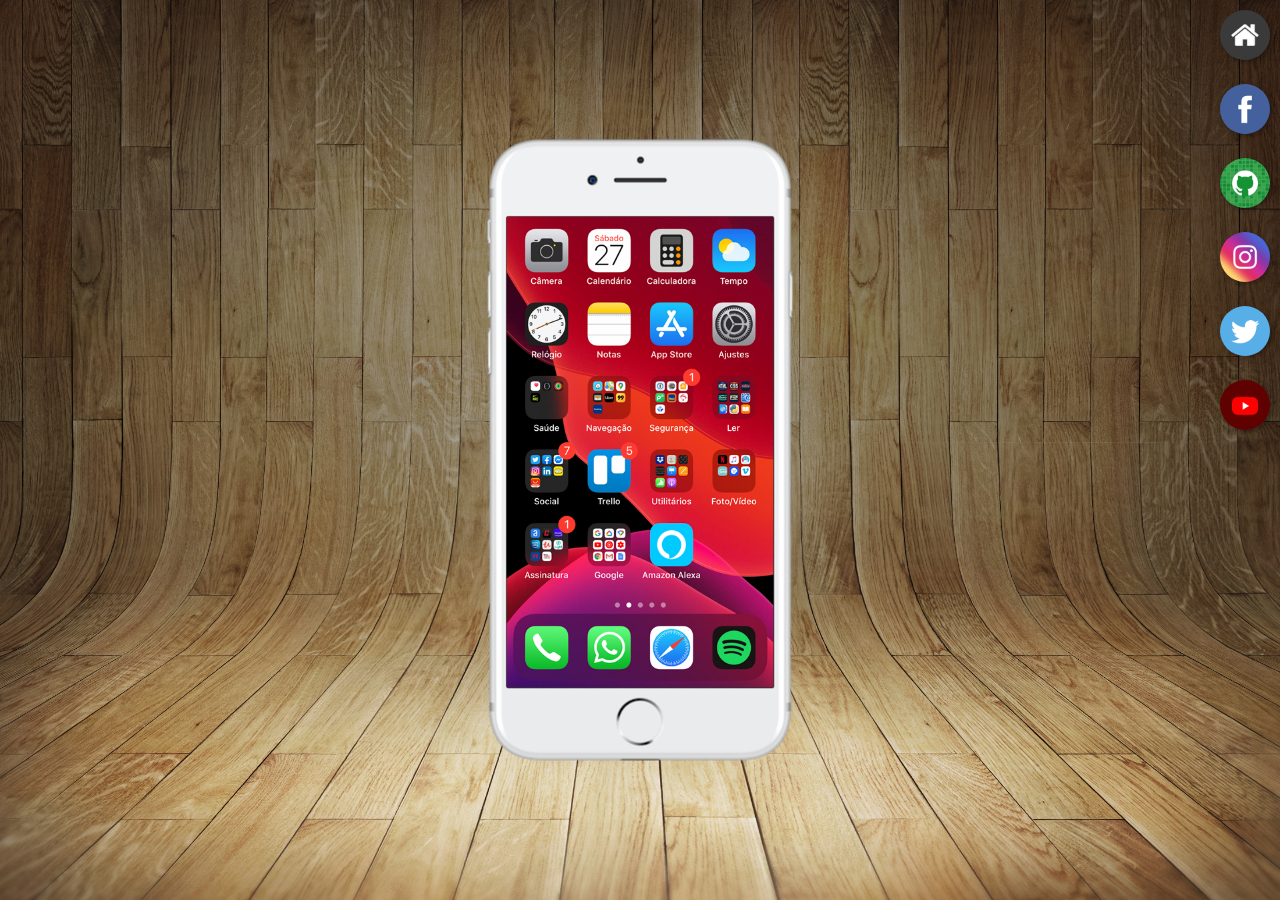
<file: index.html>
<!DOCTYPE html>
<html lang="pt-br">
<head>
    <meta charset="UTF-8">
    <meta http-equiv="X-UA-Compatible" content="IE=edge">
    <meta name="viewport" content="width=device-width, initial-scale=1.0">
    <link rel="shortcut icon" href="favicon.ico" type="image/x-icon">
    <link rel="stylesheet" href="estilos/style.css">
    <title>Projeto redes sociais</title>
</head>
<body>
    <main>
        <section id="telefone">
            <iframe src="home.html" name="tela" id="tela" frameborder="0">
                Seu navegador não e compativel com iframe.
            </iframe>
        </section>

        <section id="redes-sociais">
            <a href="home.html" target="tela">
                <img src="imagens/logo-home.jpg" alt="Home">
            </a>

            <a href="facebook.html" target="tela">
                <img src="imagens/logo-facebook.jpg" alt="Facebook">
            </a>

            <a href="github.html" target="tela">
                <img src="imagens/logo-github.jpg" alt="github">
            </a>

            <a href="" target="tela">
                <img src="imagens/logo-instagram.jpg" alt="Instagram">
            </a>

            <a href="" target="tela">
                <img src="imagens/logo-twitter.jpg" alt="Twitter">
            </a>

            <a href="youtube.html" target="tela">
                <img src="imagens/logo-youtube.jpg" alt="Youtube">
            </a>
        </section>
    </main>
</body>
</html>
</file>
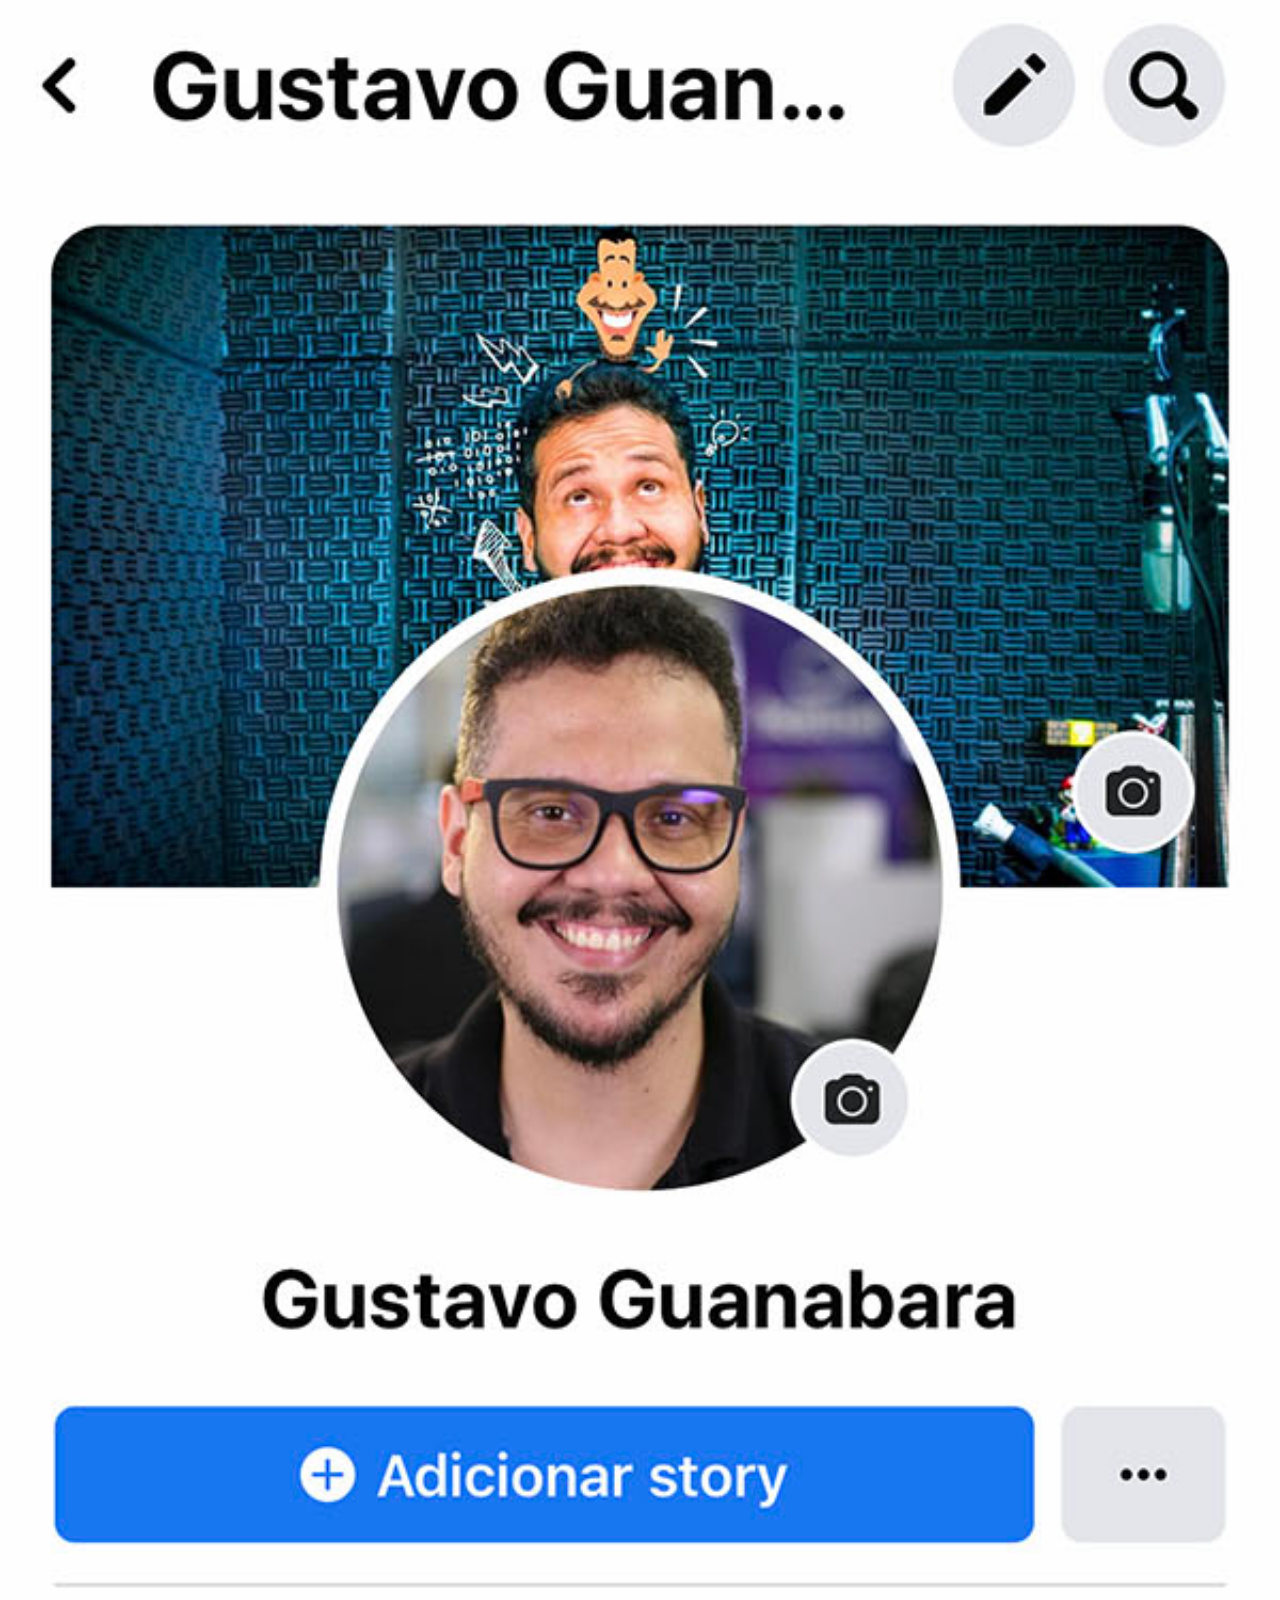
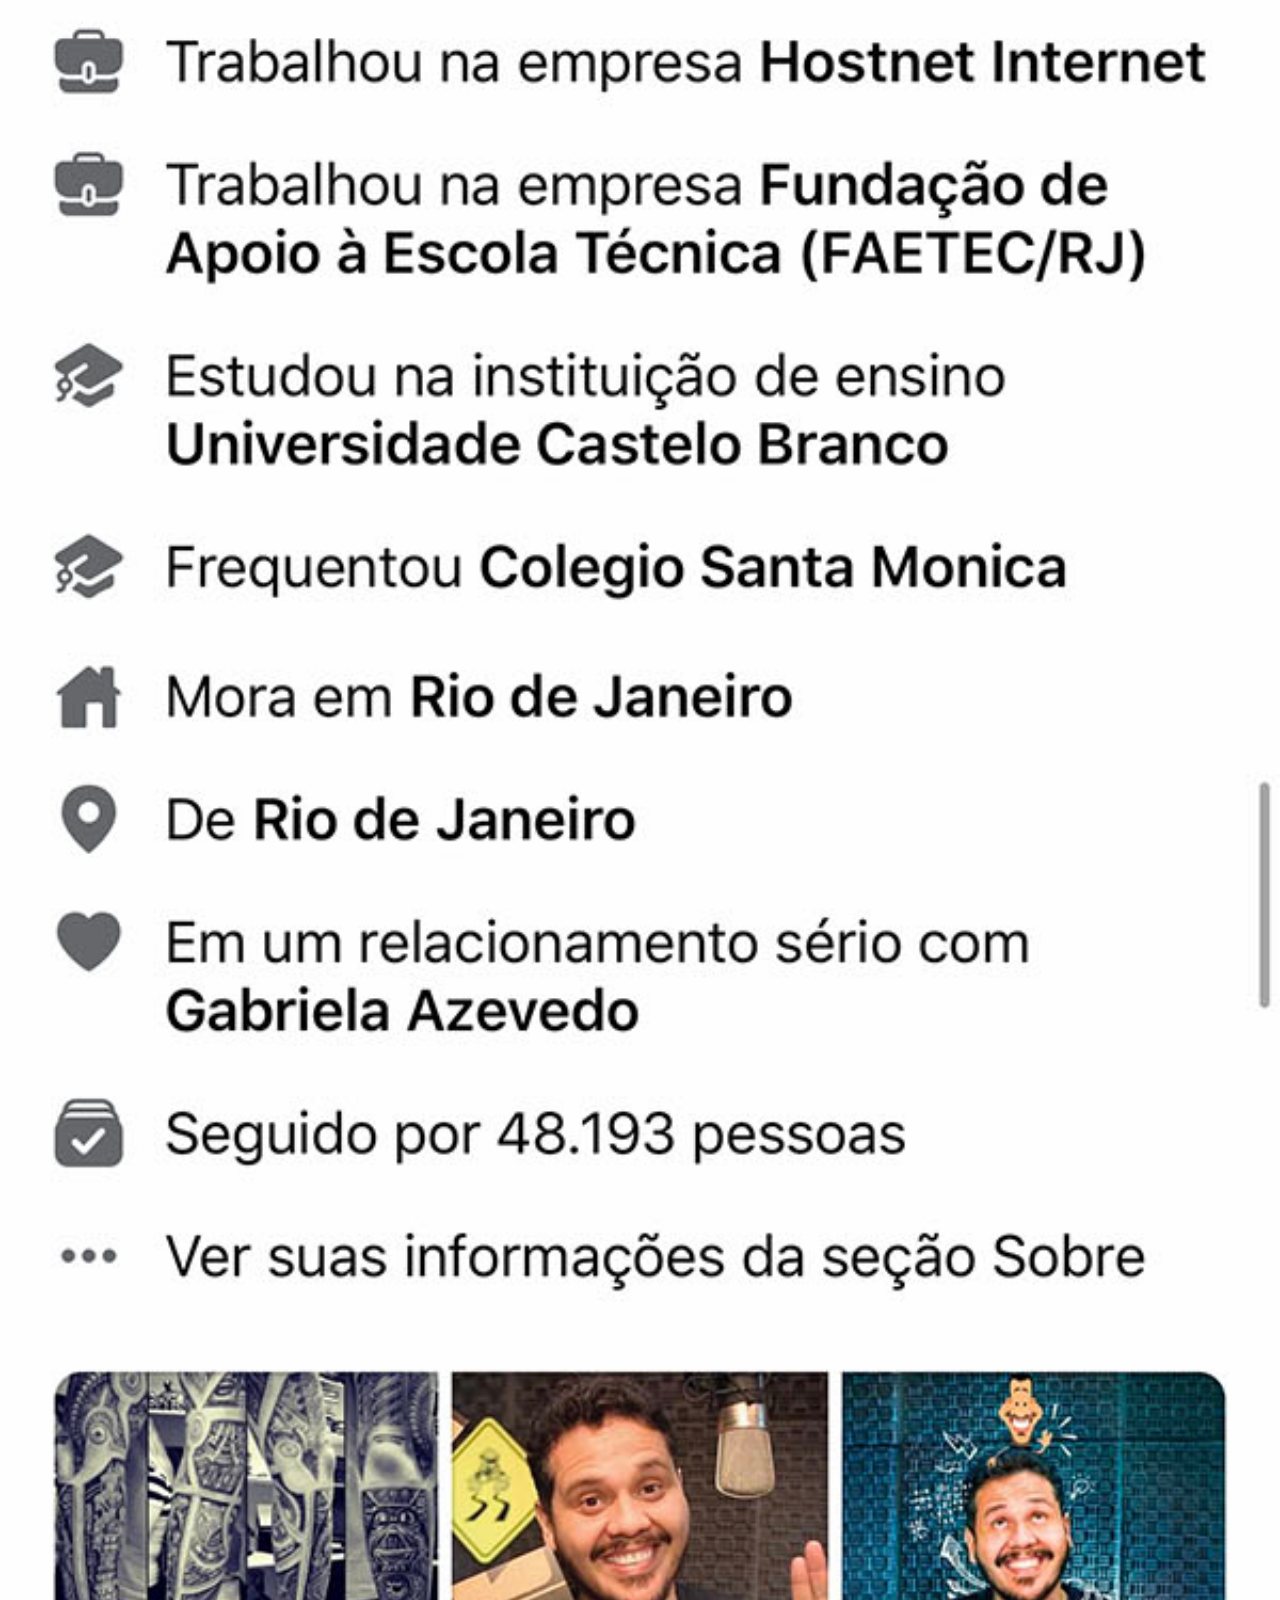
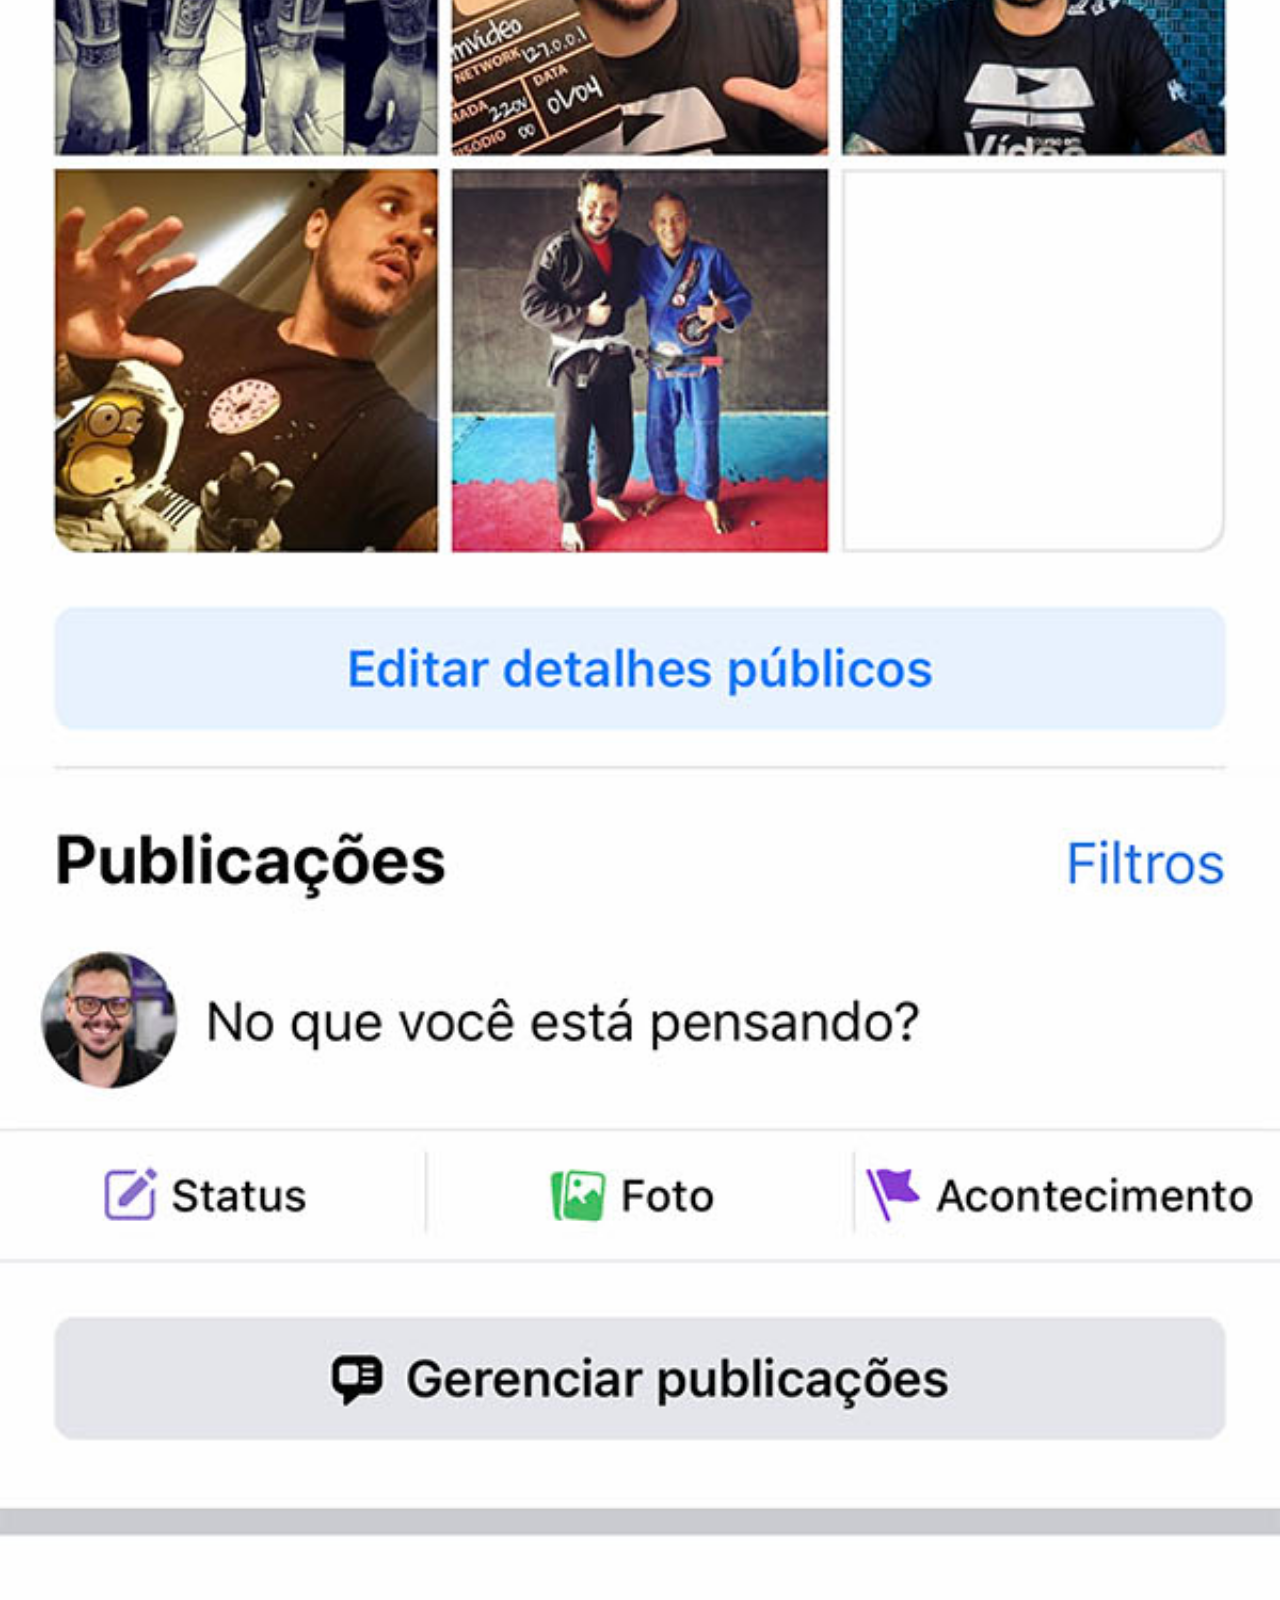
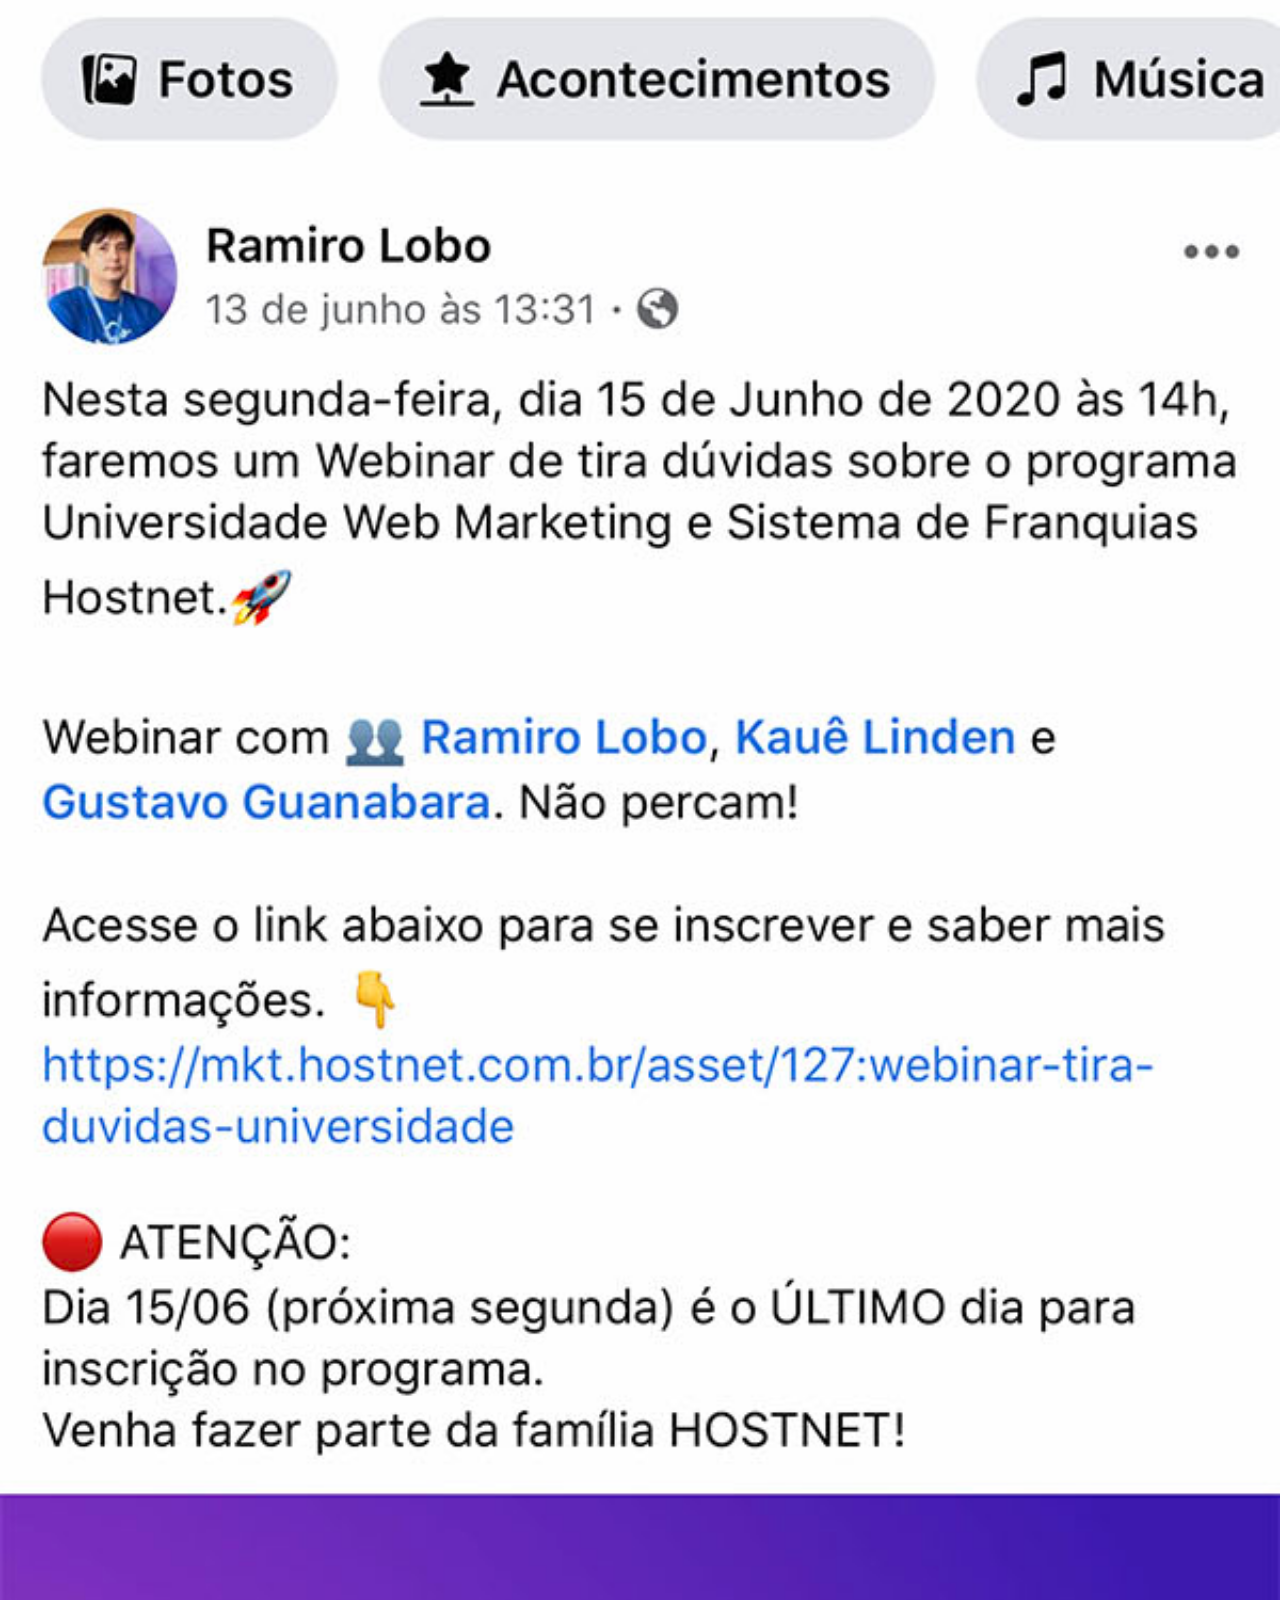
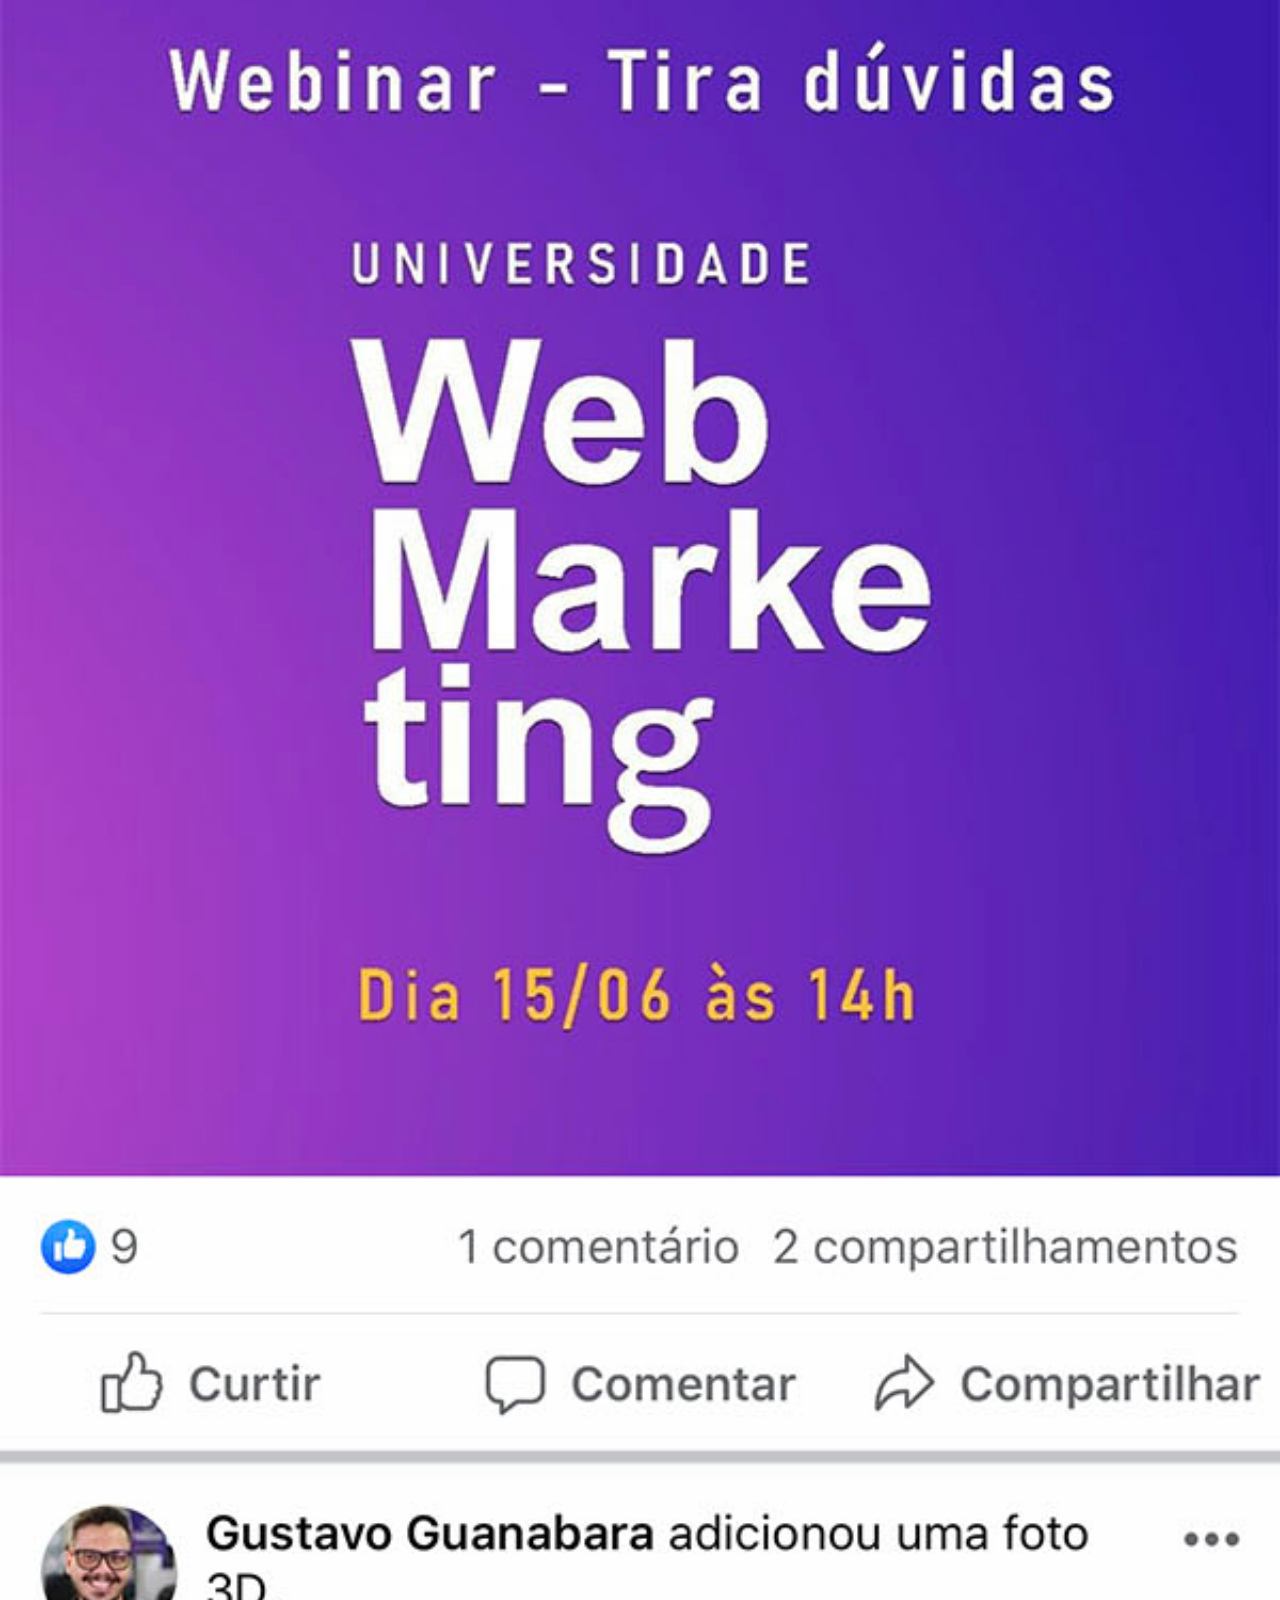
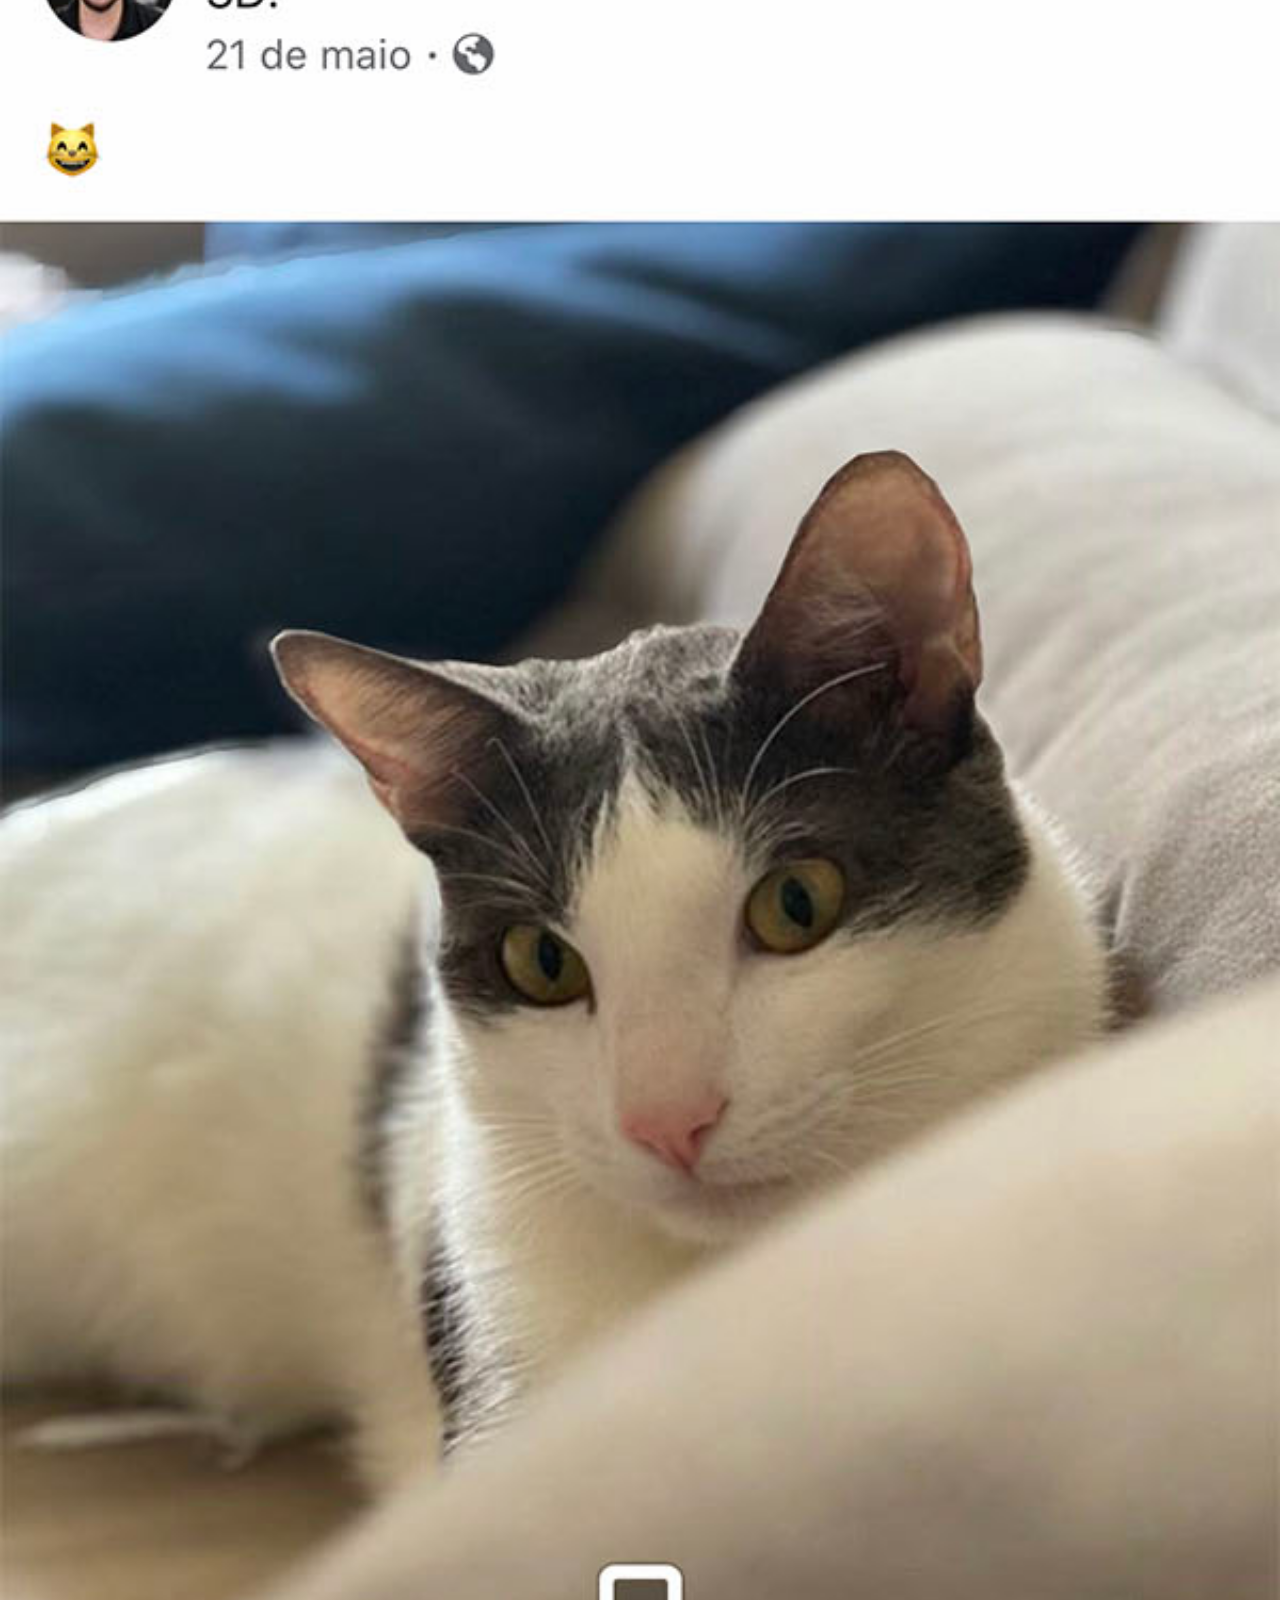
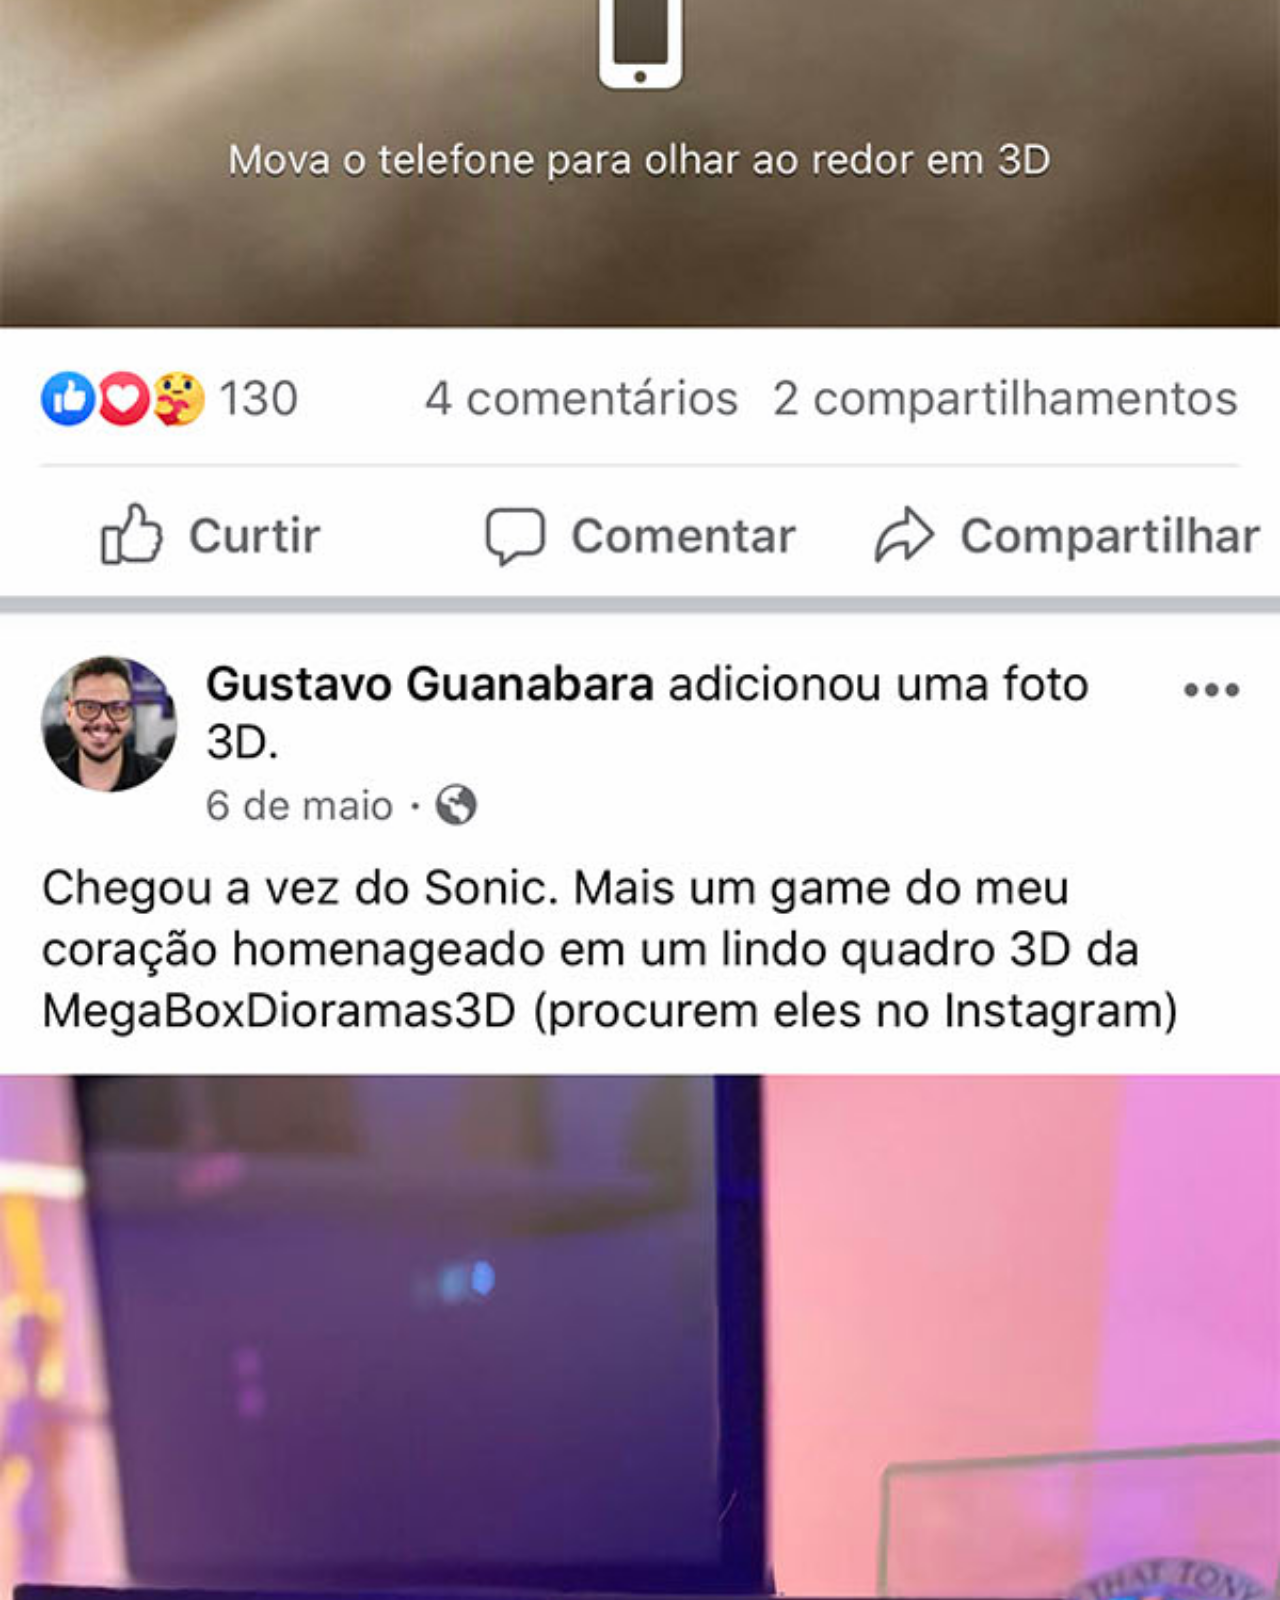
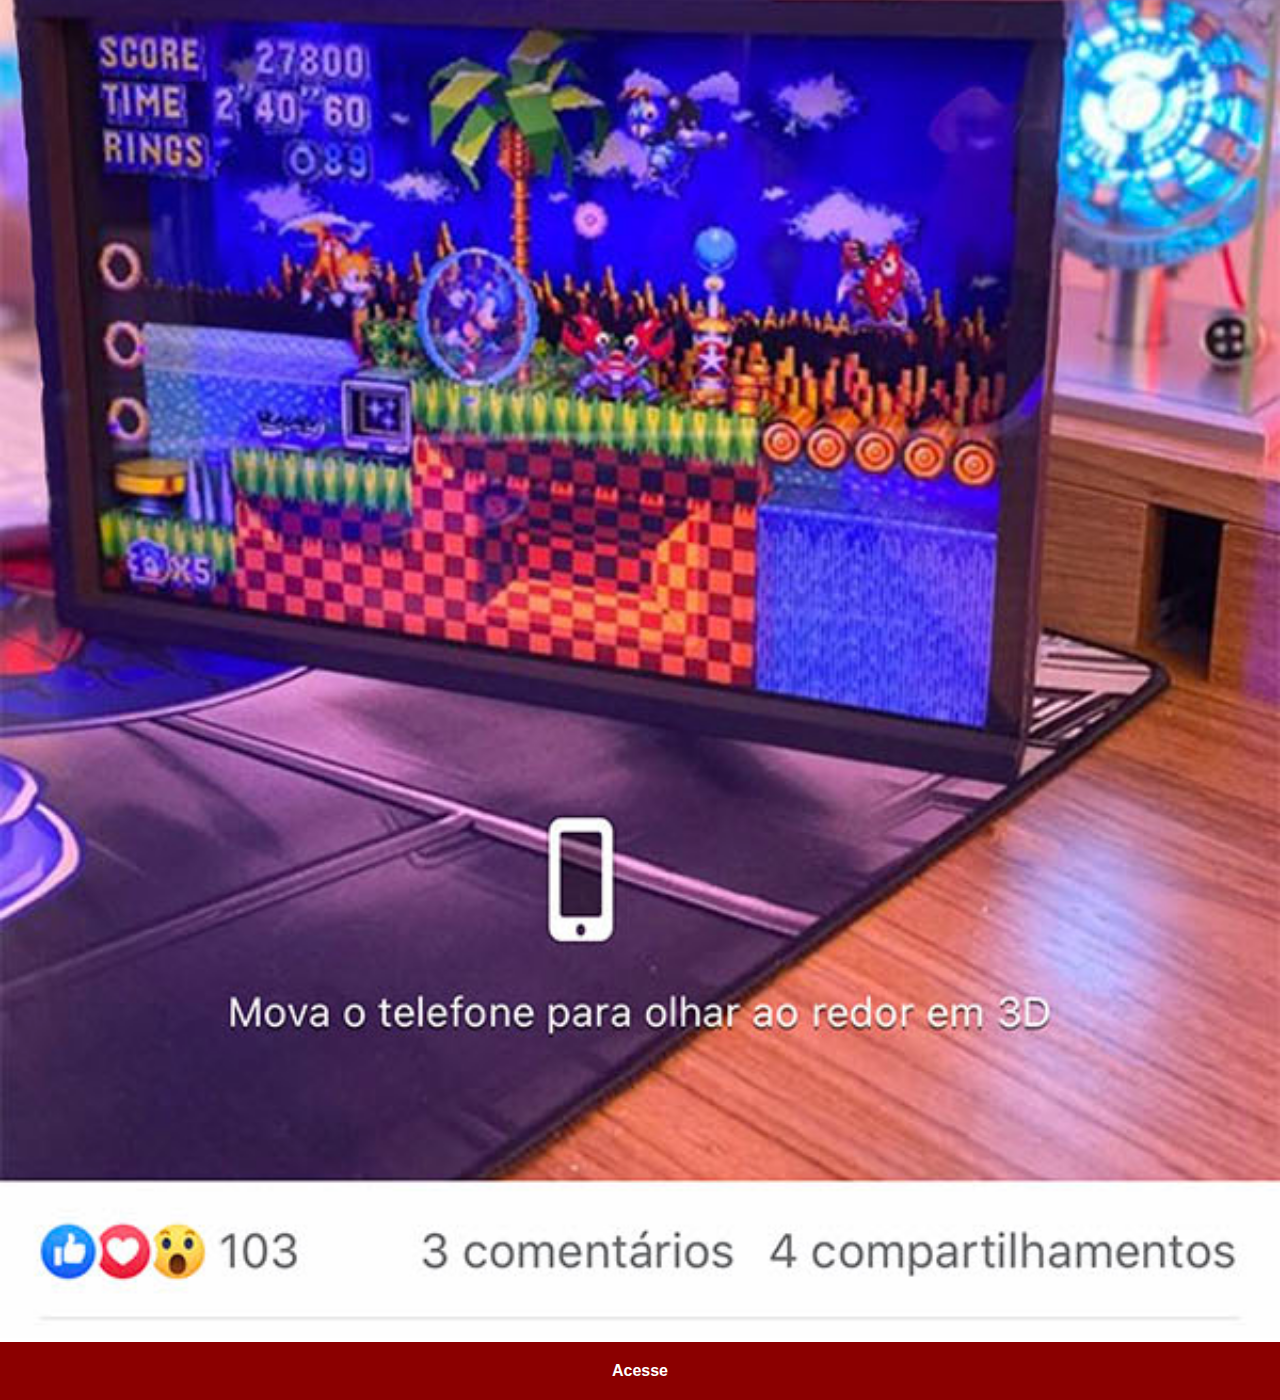
<file: facebook.html>
<!DOCTYPE html>
<html lang="pt-br">
<head>
    <meta charset="UTF-8">
    <meta http-equiv="X-UA-Compatible" content="IE=edge">
    <meta name="viewport" content="width=device-width, initial-scale=1.0">
    <link rel="stylesheet" href="estilos/estilos_paginas.css">
    <title>Facebook</title>
</head>
<body>
    <img src="imagens/tela-facebook.jpg" alt="Facebook">
    <a href="https://www.facebook.com/gustavoguanabara/?locale=pt_BR" target="_blank">Acesse</a>
</body>
</html>
</file>
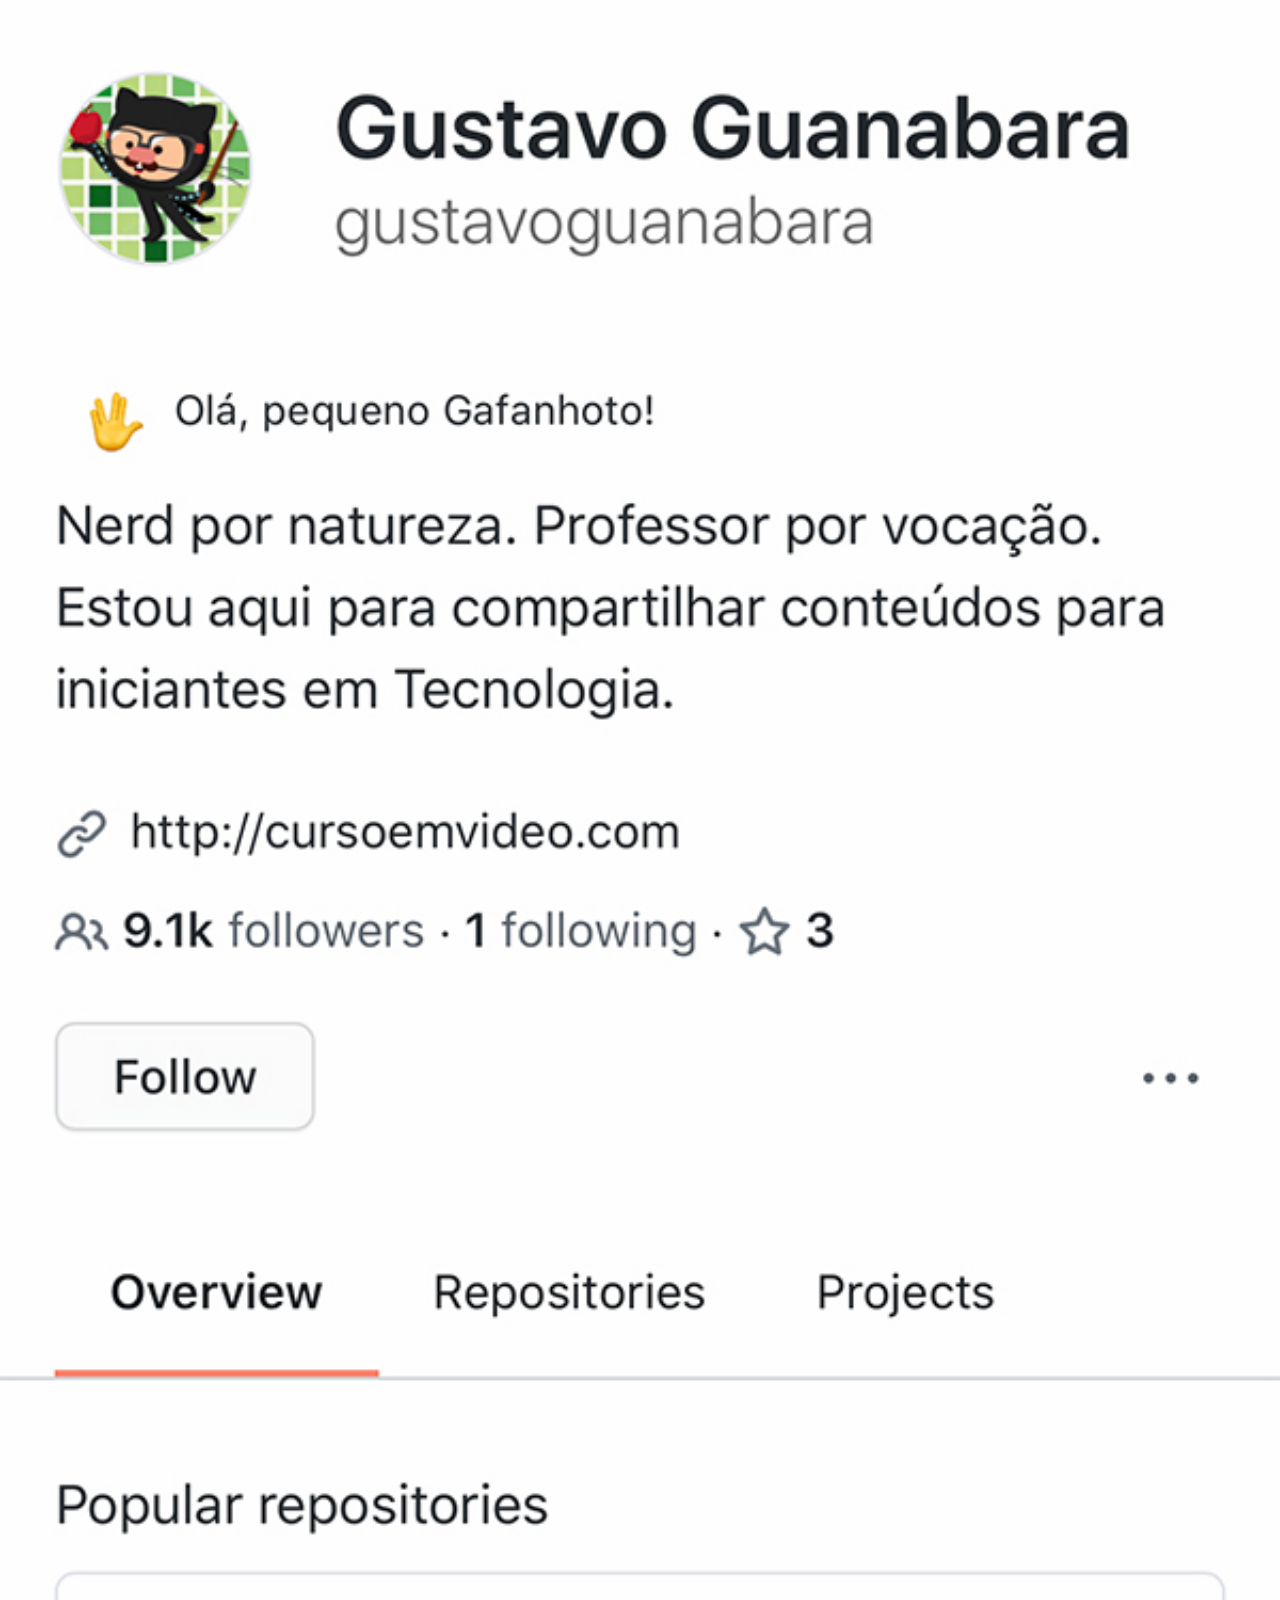
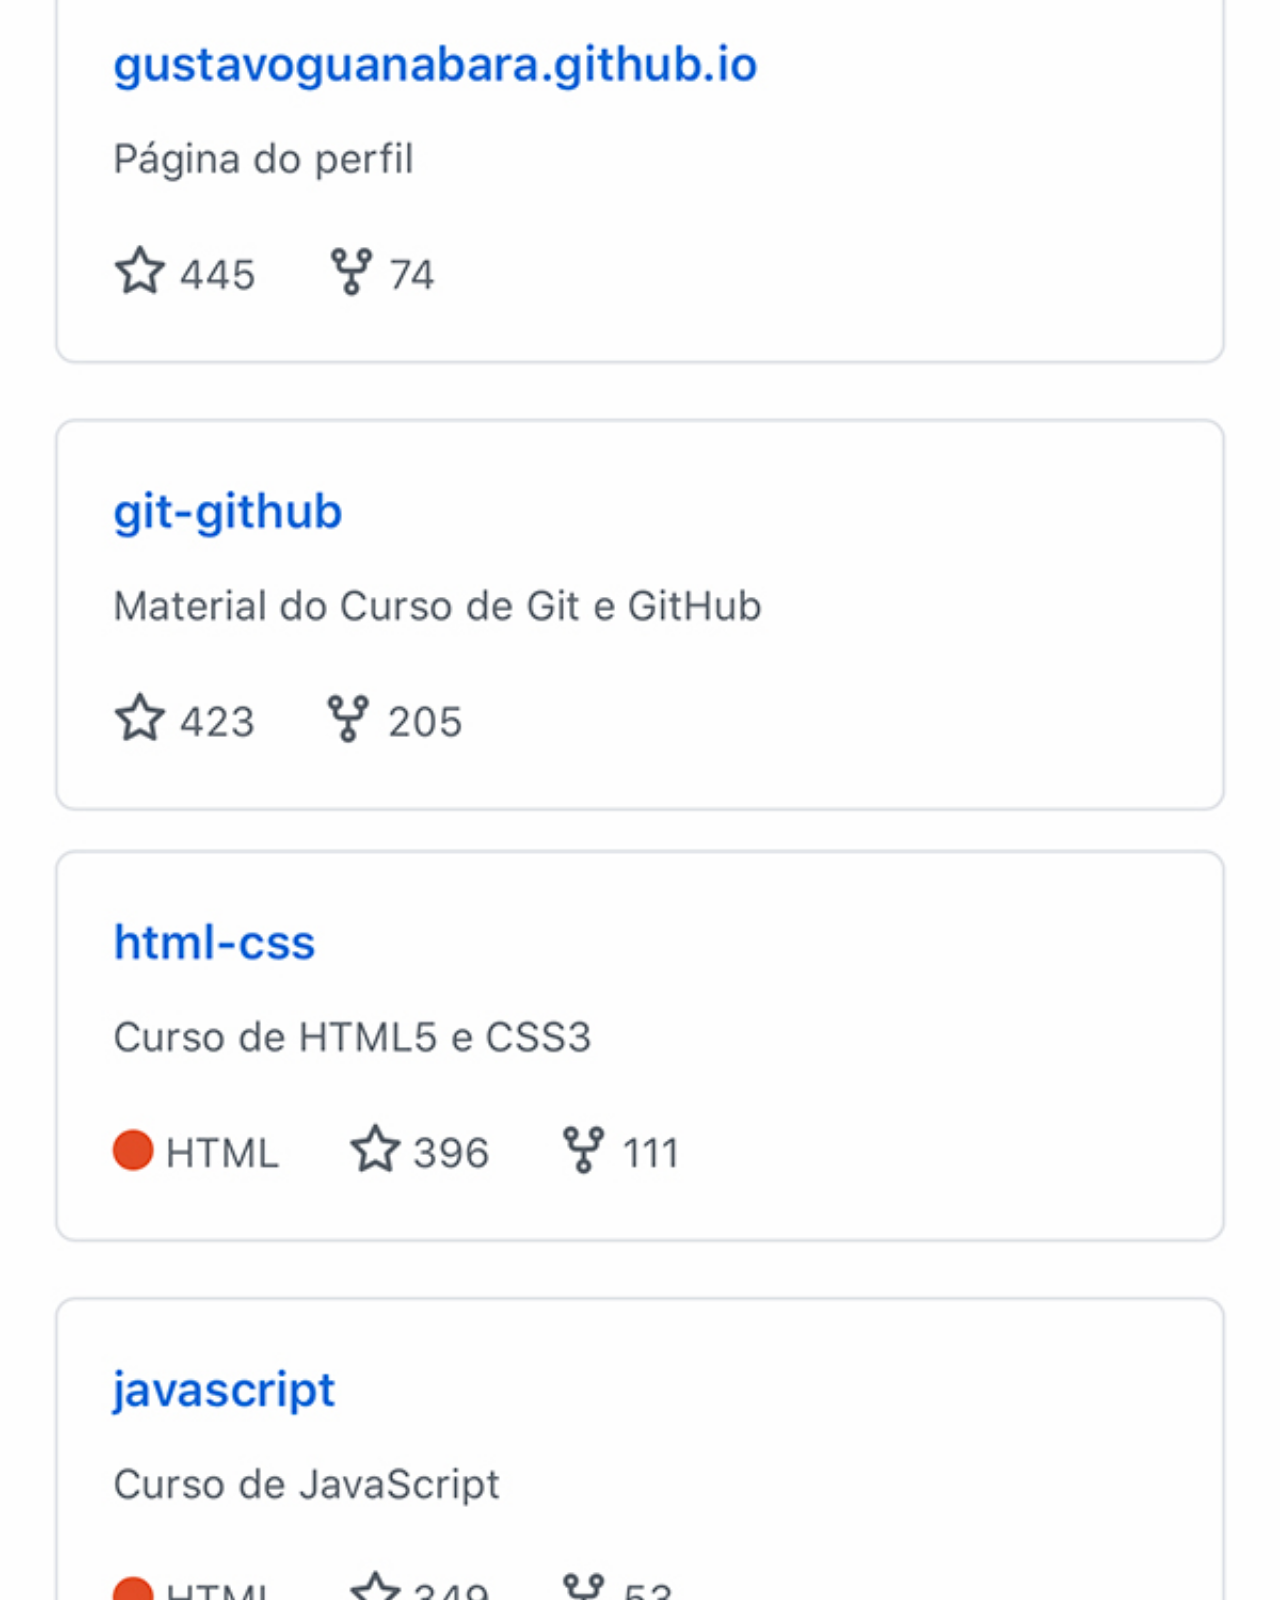
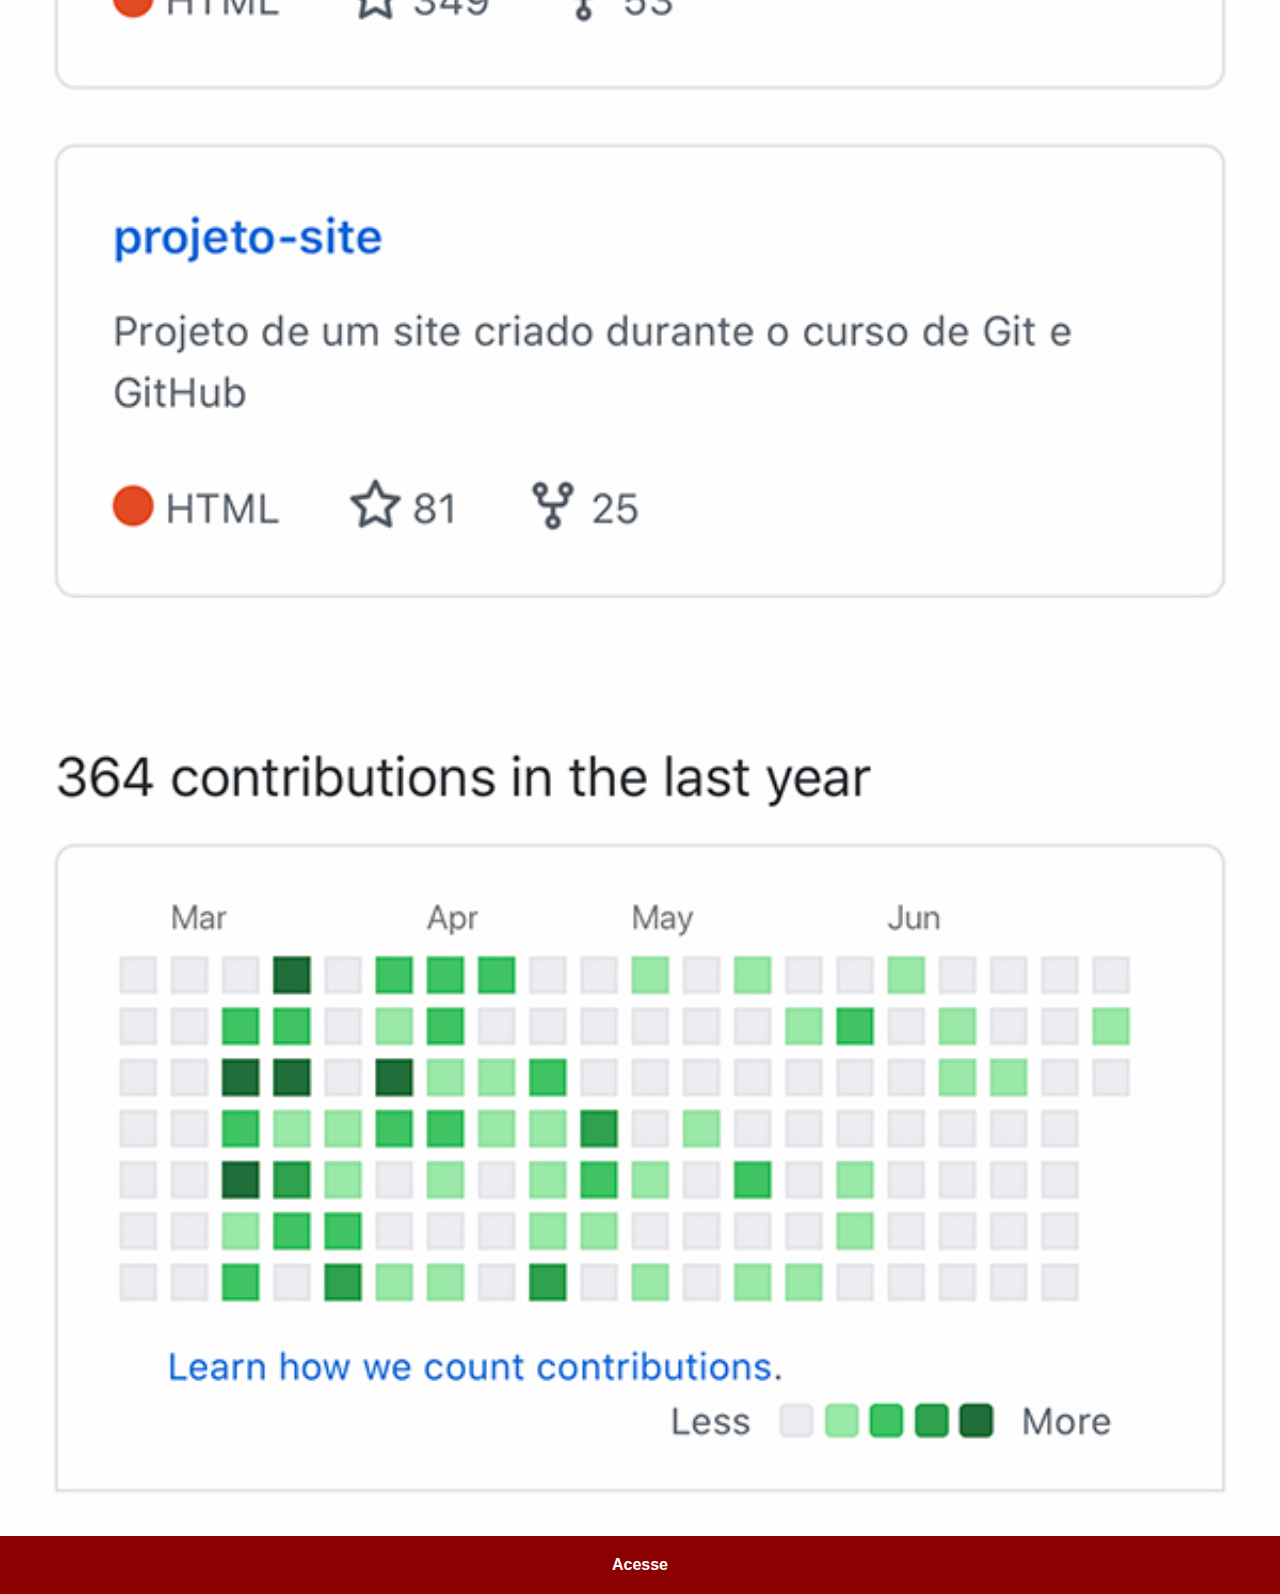
<file: github.html>
<!DOCTYPE html>
<html lang="pt-br">
<head>
    <meta charset="UTF-8">
    <meta http-equiv="X-UA-Compatible" content="IE=edge">
    <meta name="viewport" content="width=device-width, initial-scale=1.0">
    <link rel="stylesheet" href="estilos/estilos_paginas.css">
    <title>Github</title>
</head>
<body>
    <img src="imagens/tela-github.jpg" alt="Github">
    <a href="https://gustavoguanabara.github.io/" target="_blank">Acesse</a>
</body>
</html>
</file>
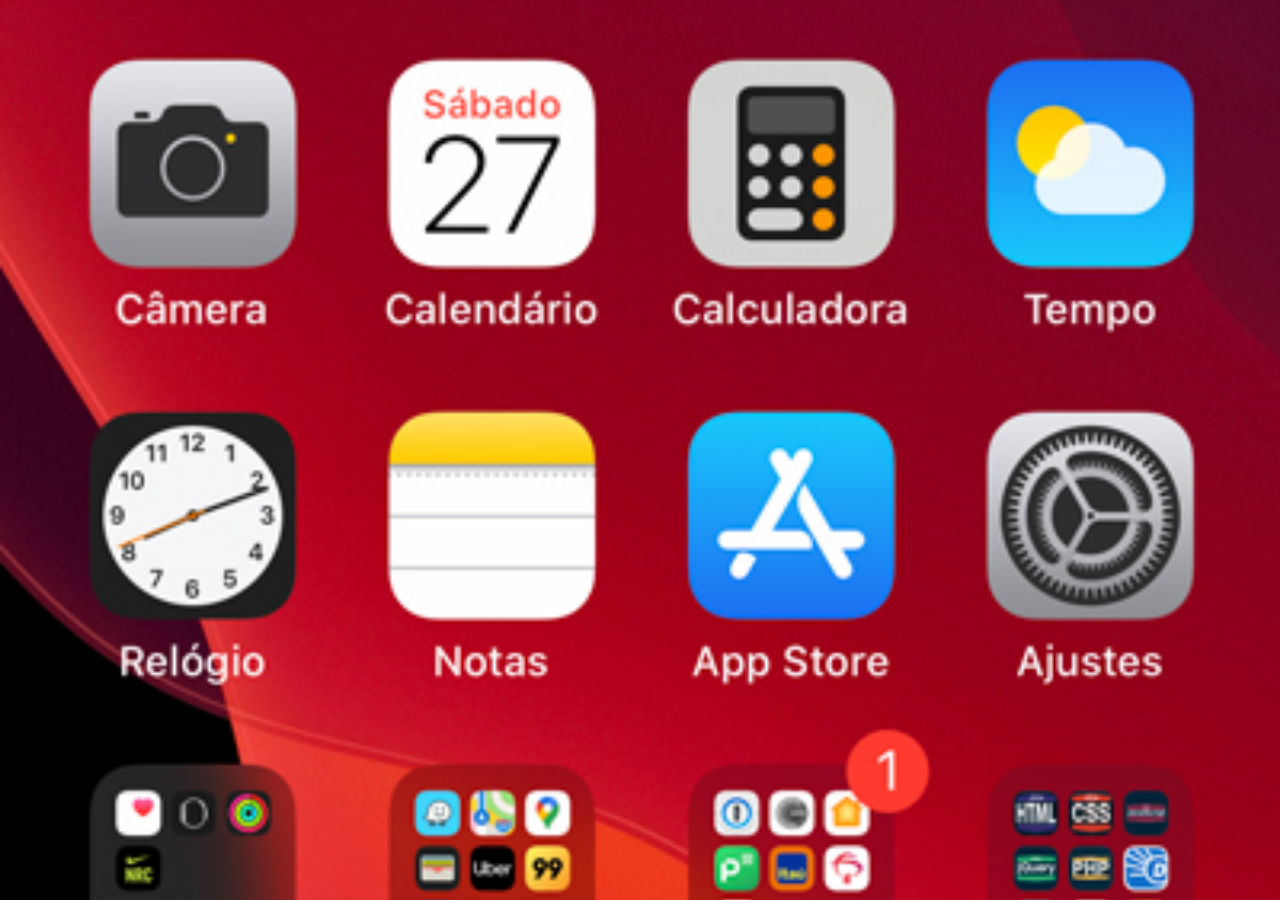
<file: home.html>
<!DOCTYPE html>
<html lang="pt-br">
<head>
    <meta charset="UTF-8">
    <meta http-equiv="X-UA-Compatible" content="IE=edge">
    <meta name="viewport" content="width=device-width, initial-scale=1.0">
    <title>Home</title>
    <style>
        *{
            margin: 0;
            padding: 0;
            box-sizing: border-box;
        }

        body{
            width: 100vw;
            height: 100vh;
            background: black url("imagens/tela-home.jpg");
            background-repeat: no-repeat;
            background-position: top center;
            background-size: cover ;
        }
    </style>
</head>
<body>
    
</body>
</html>
</file>
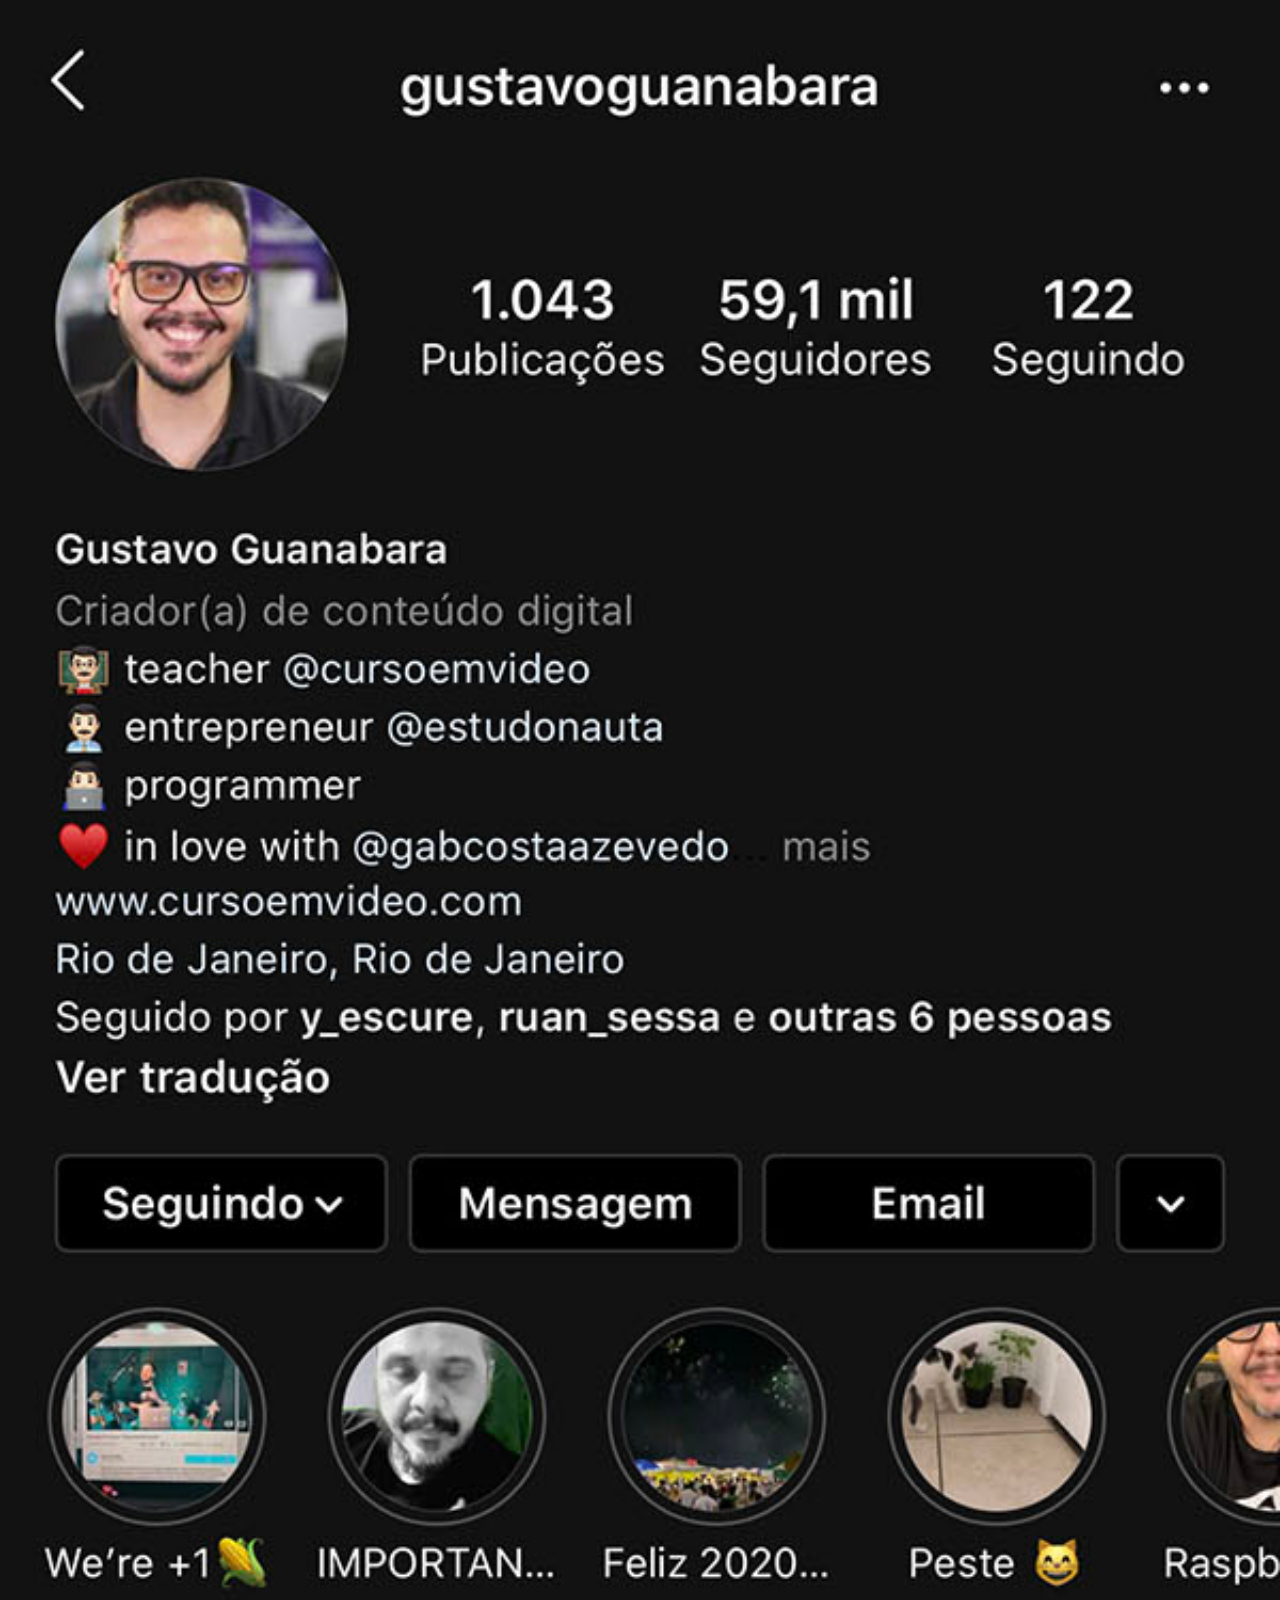
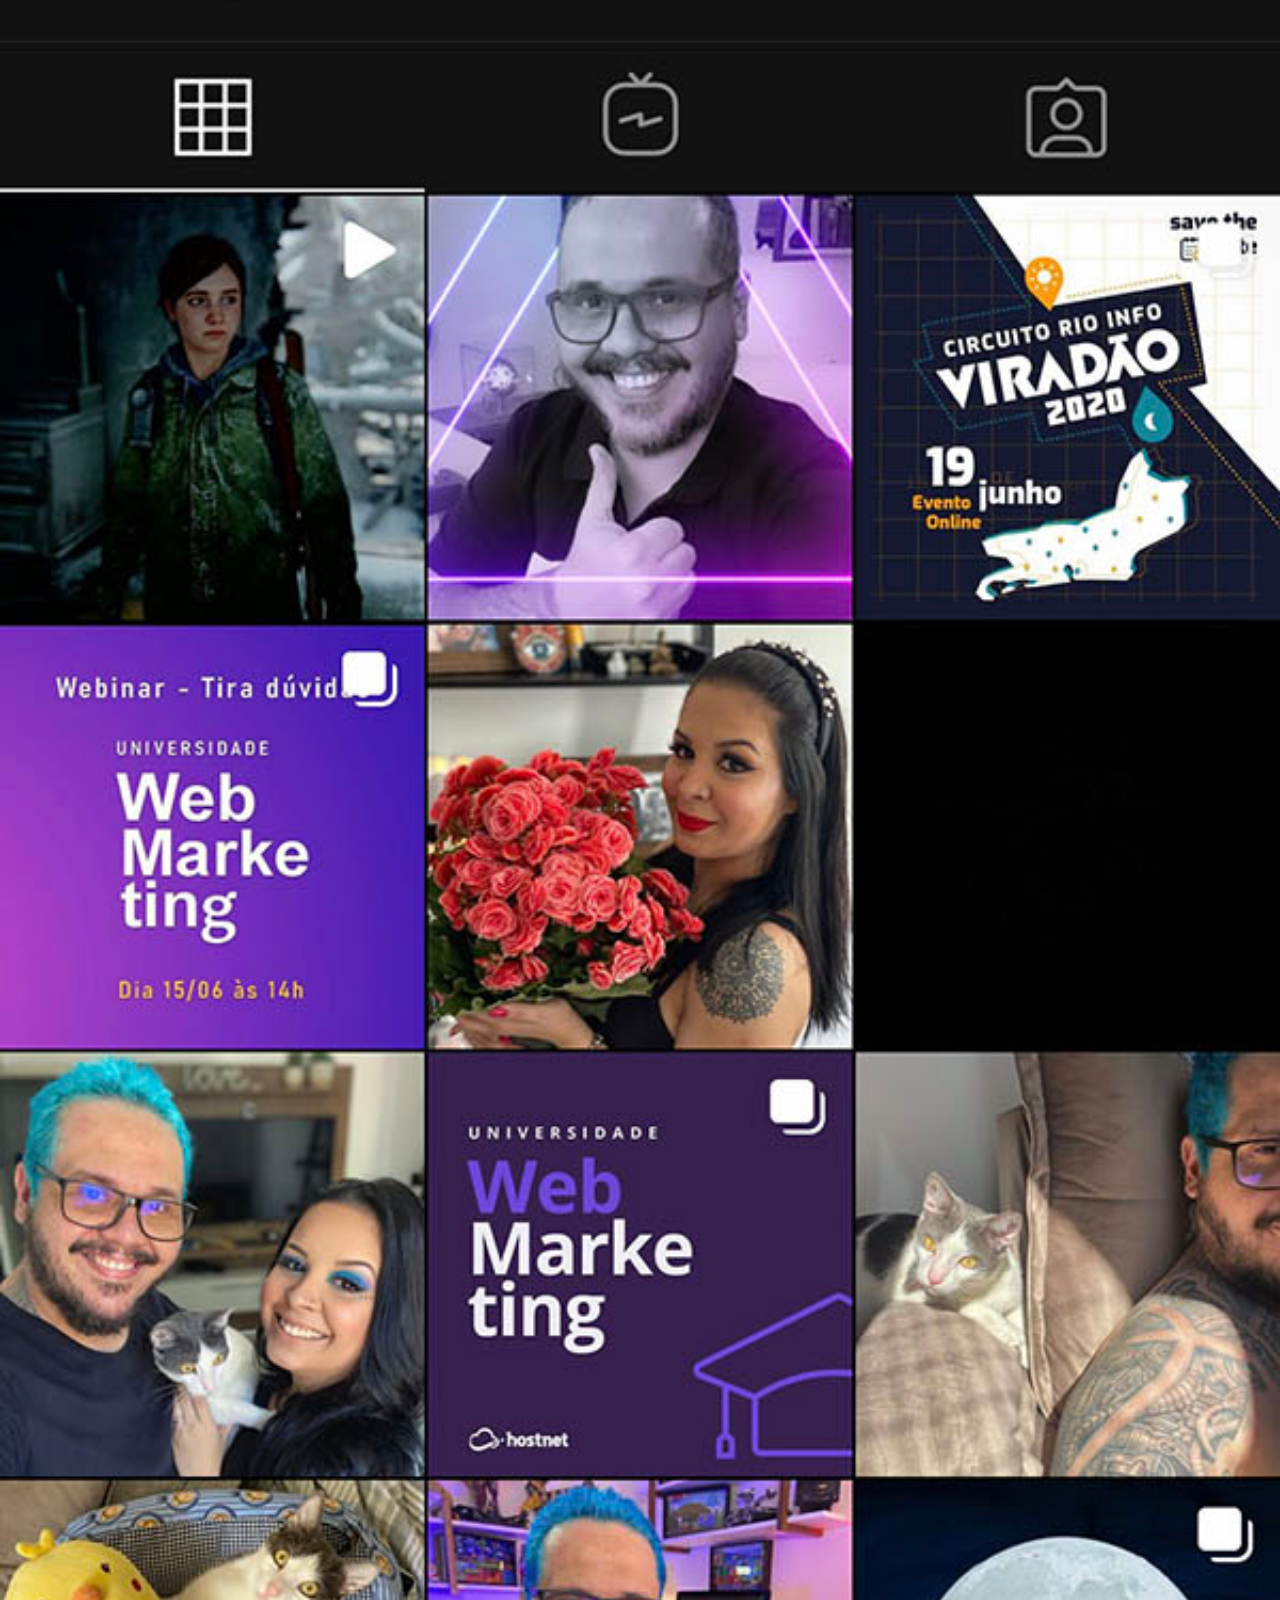
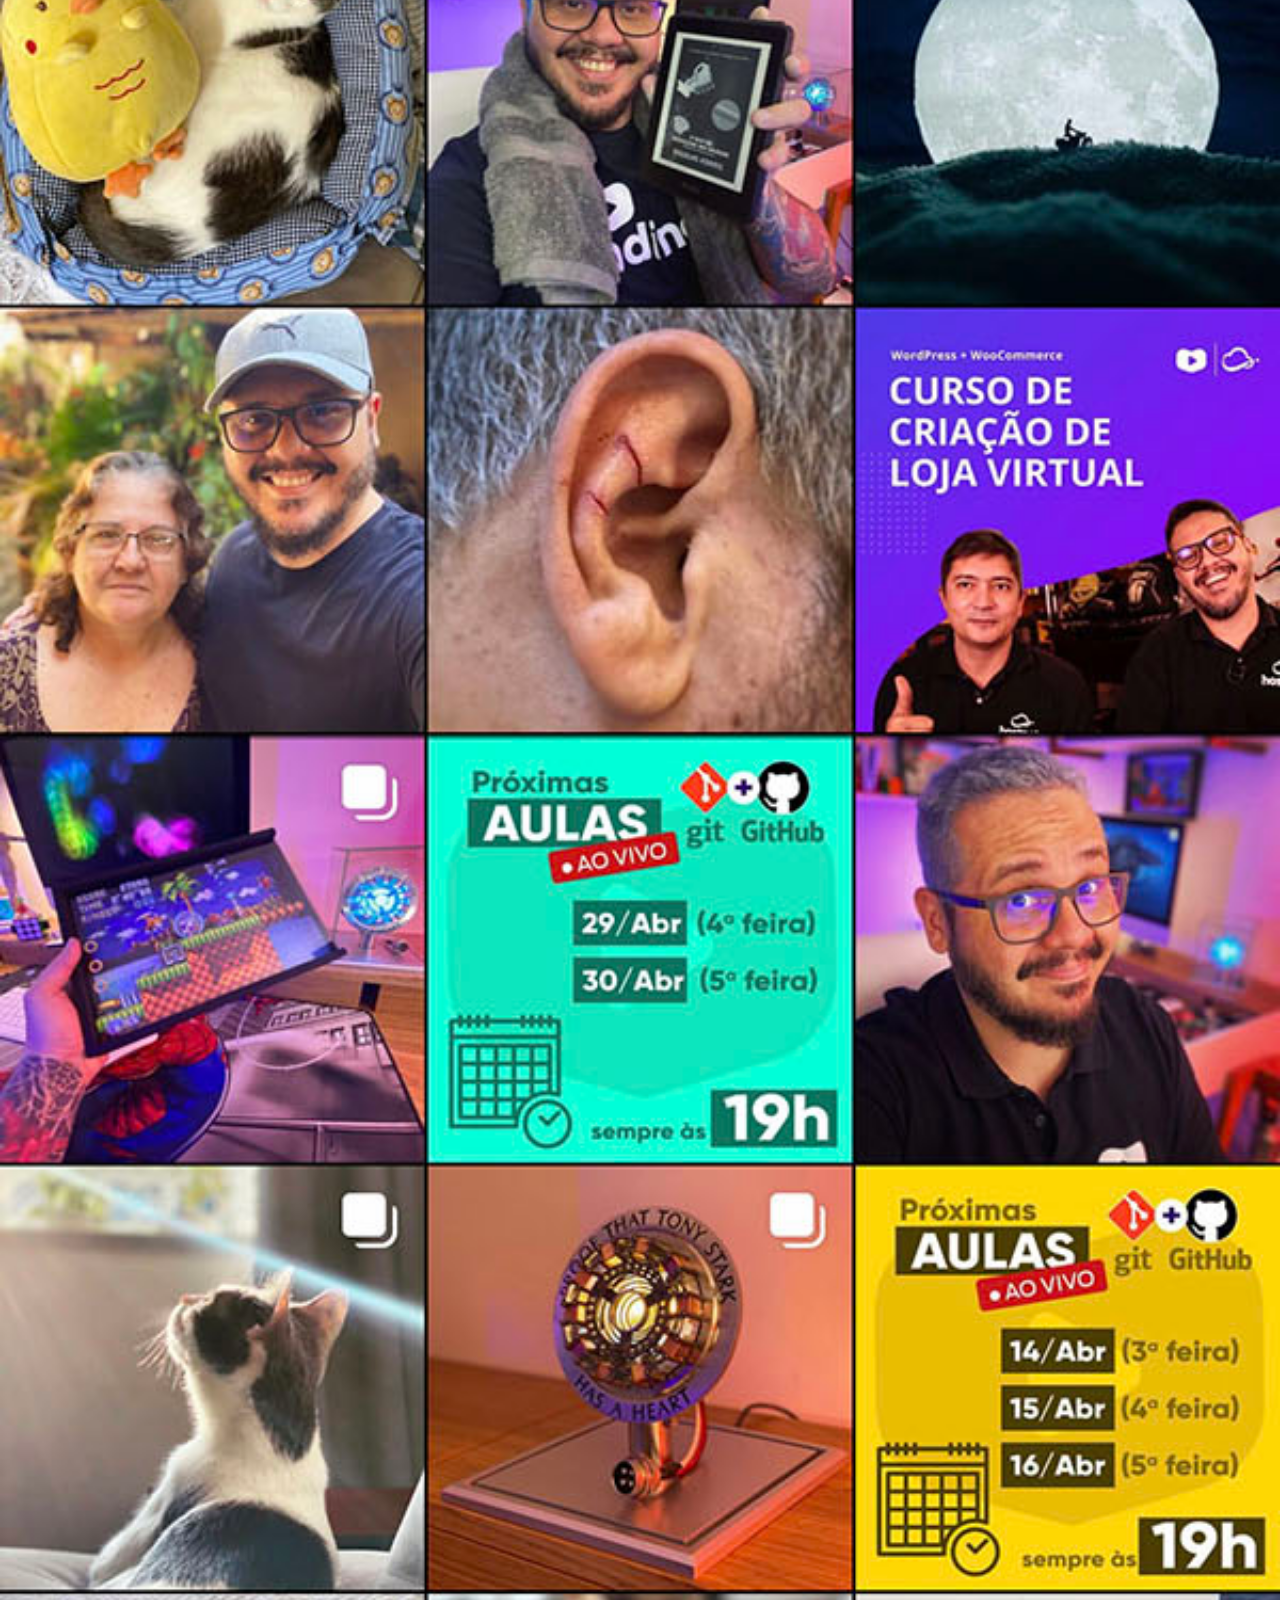
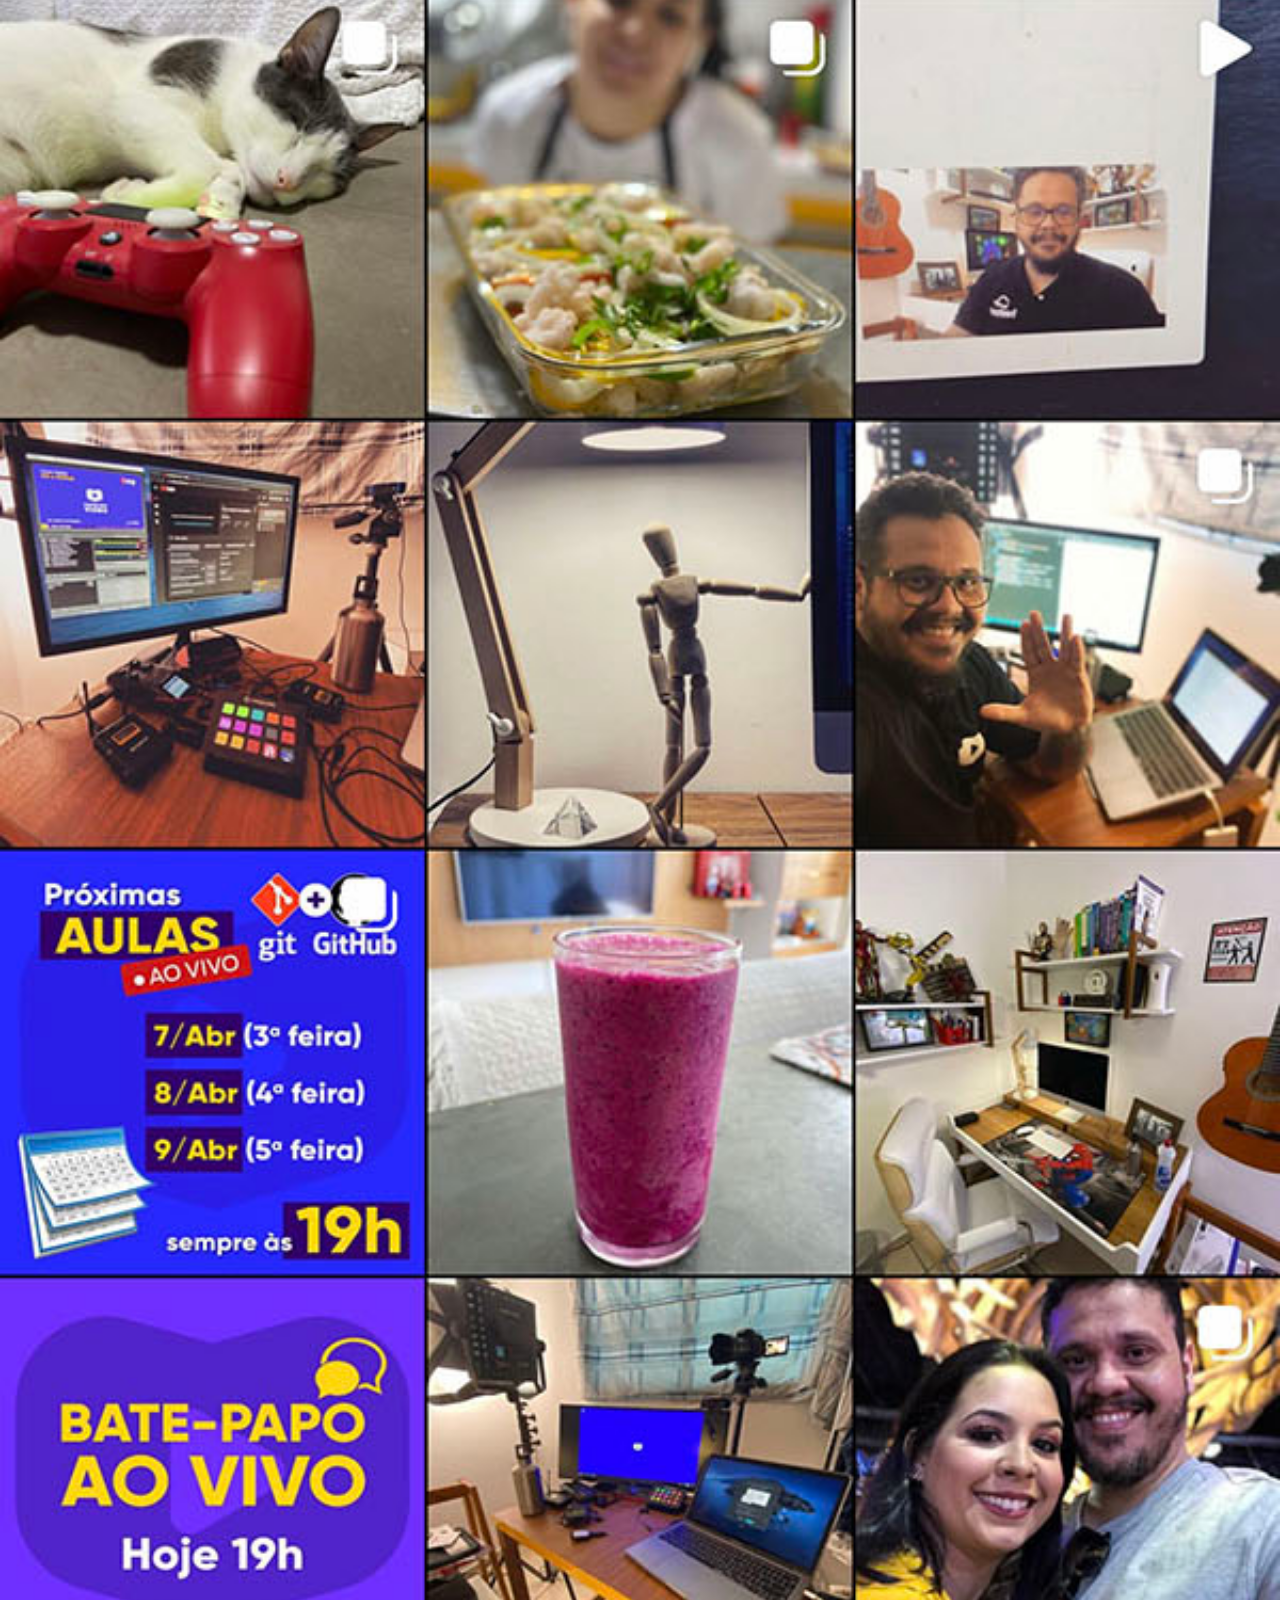
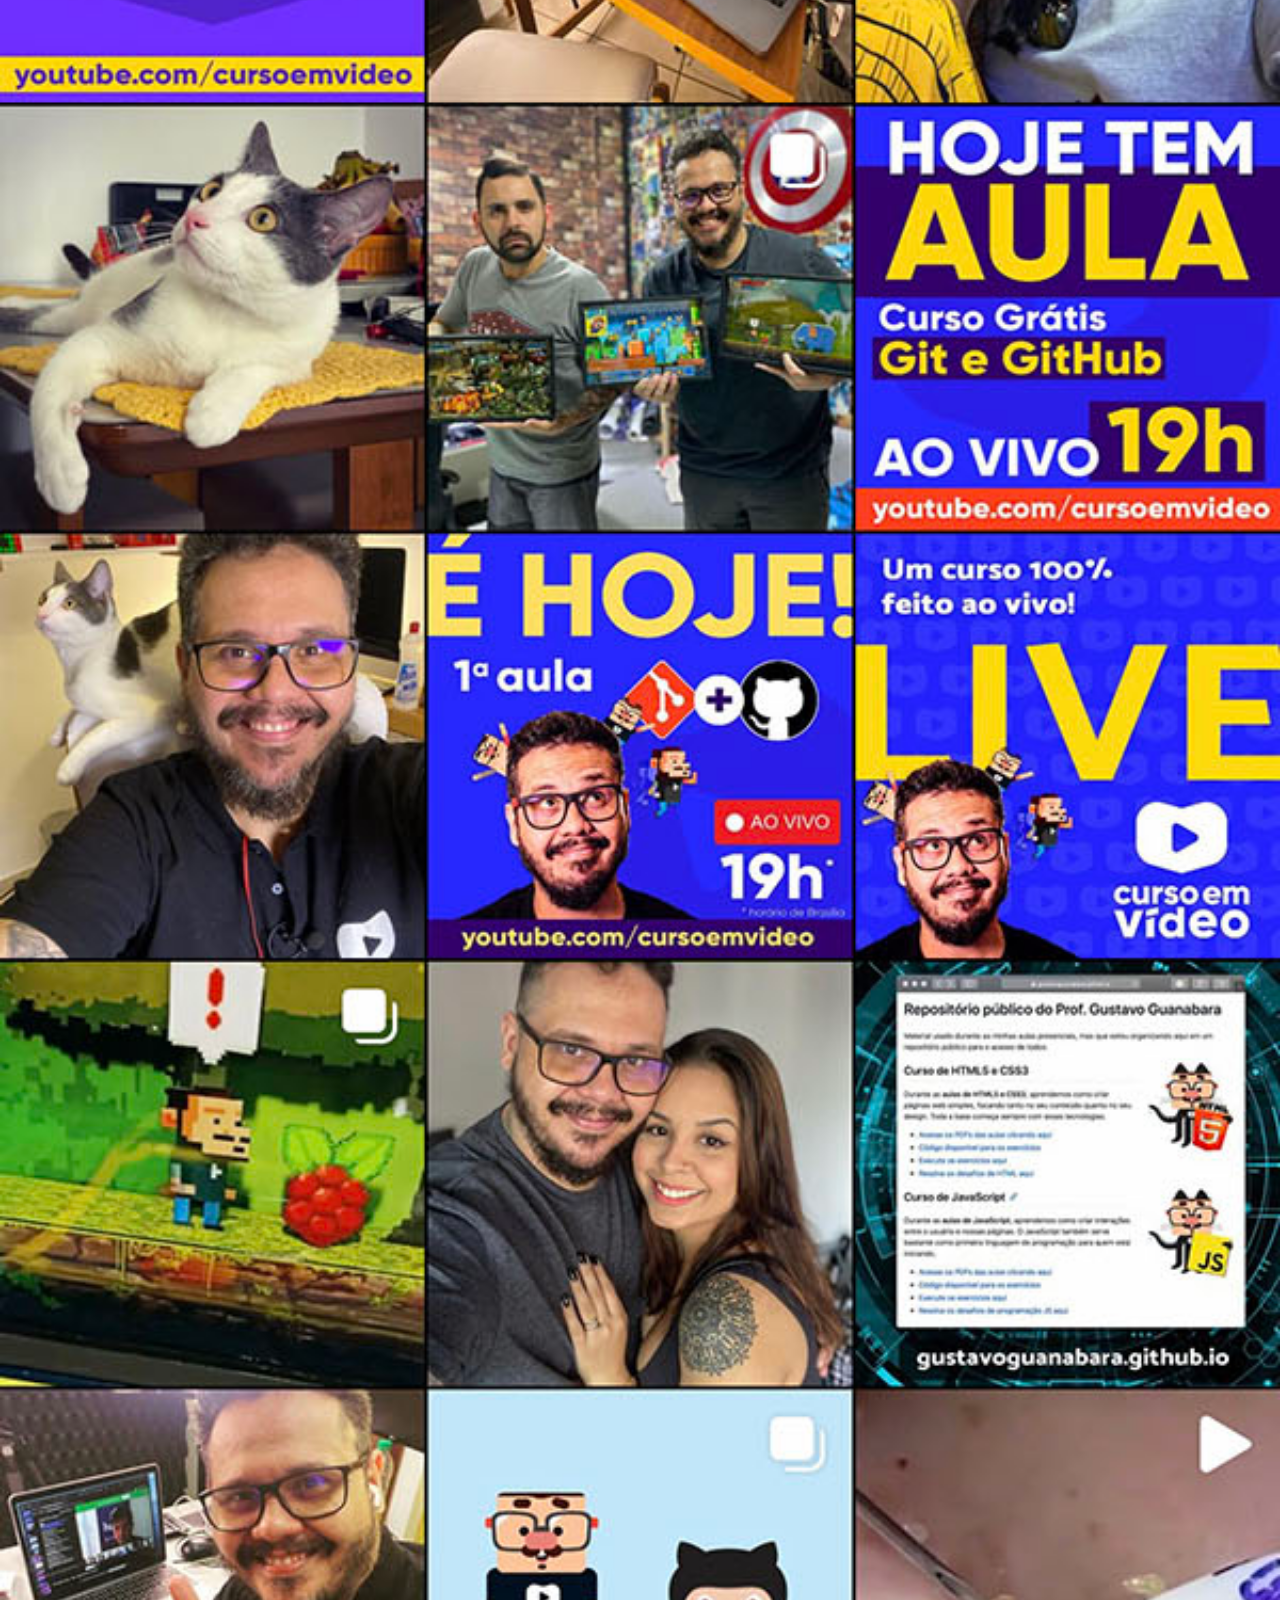
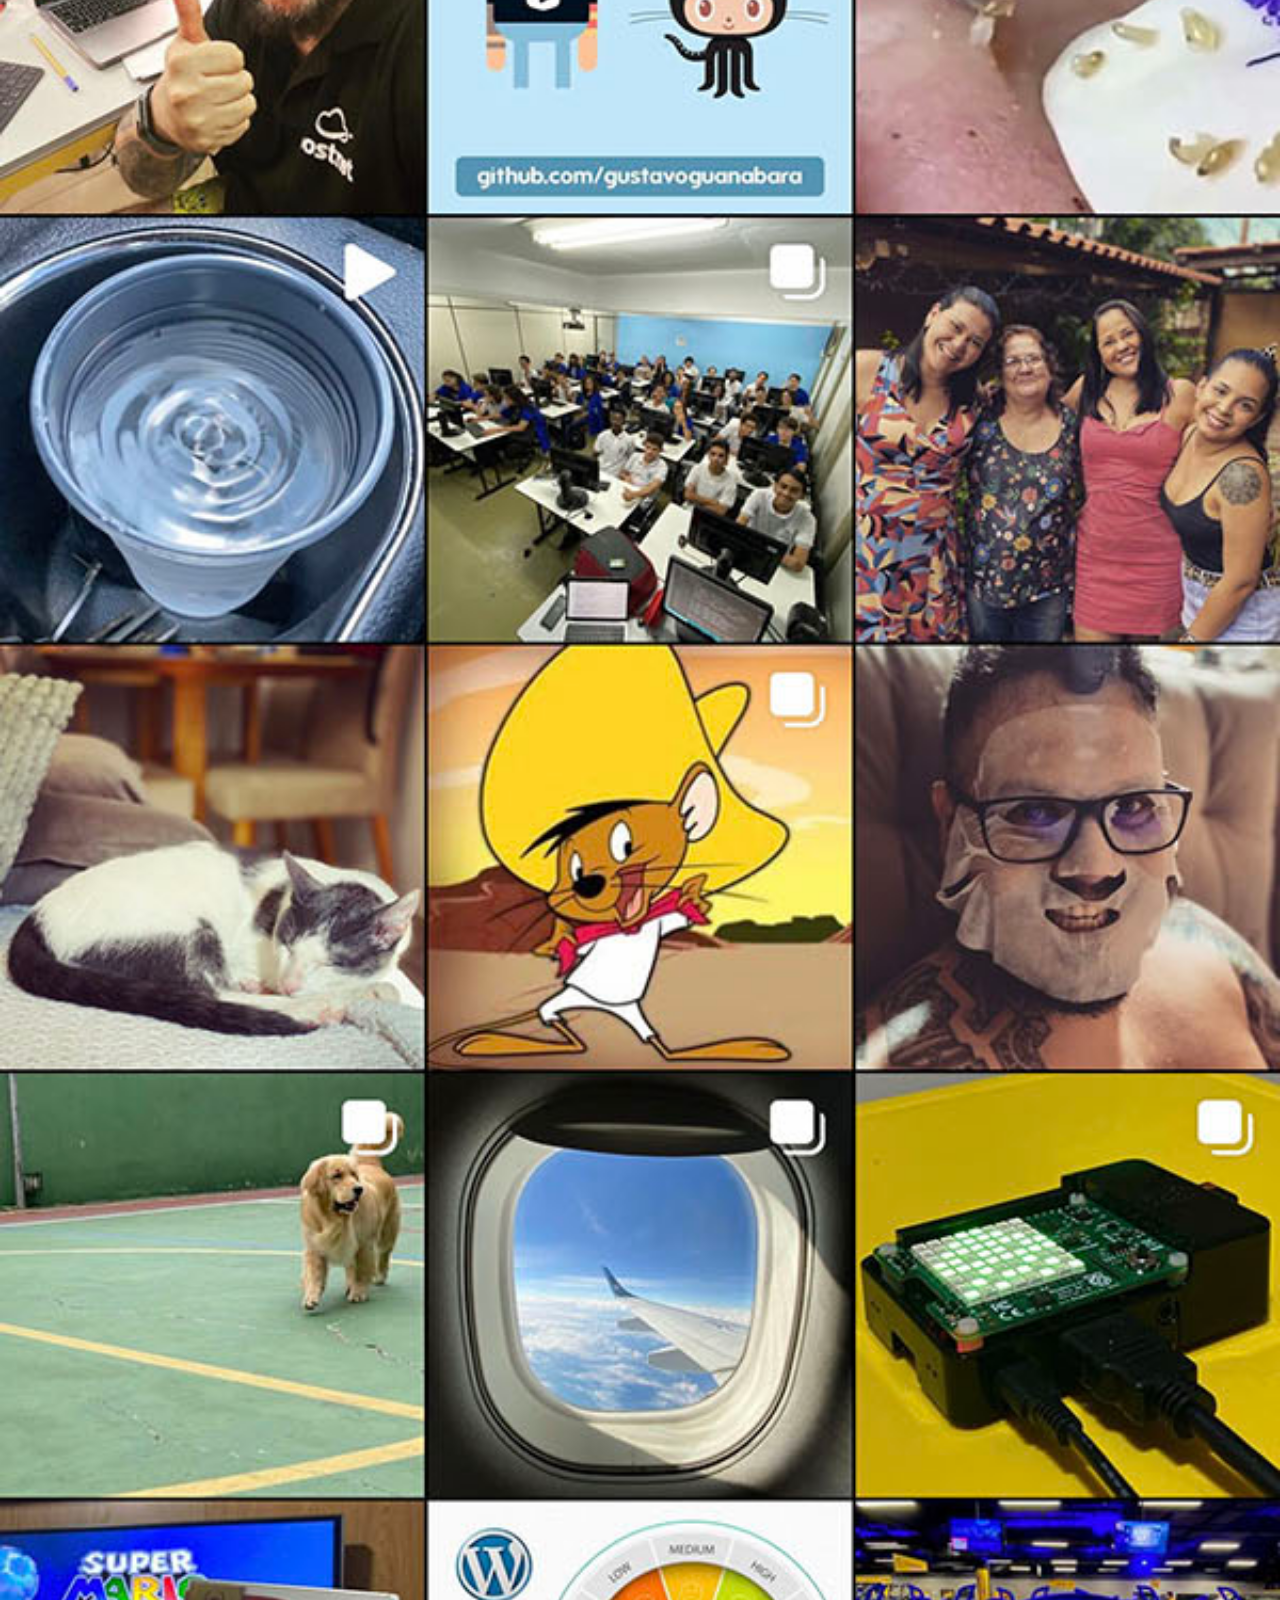
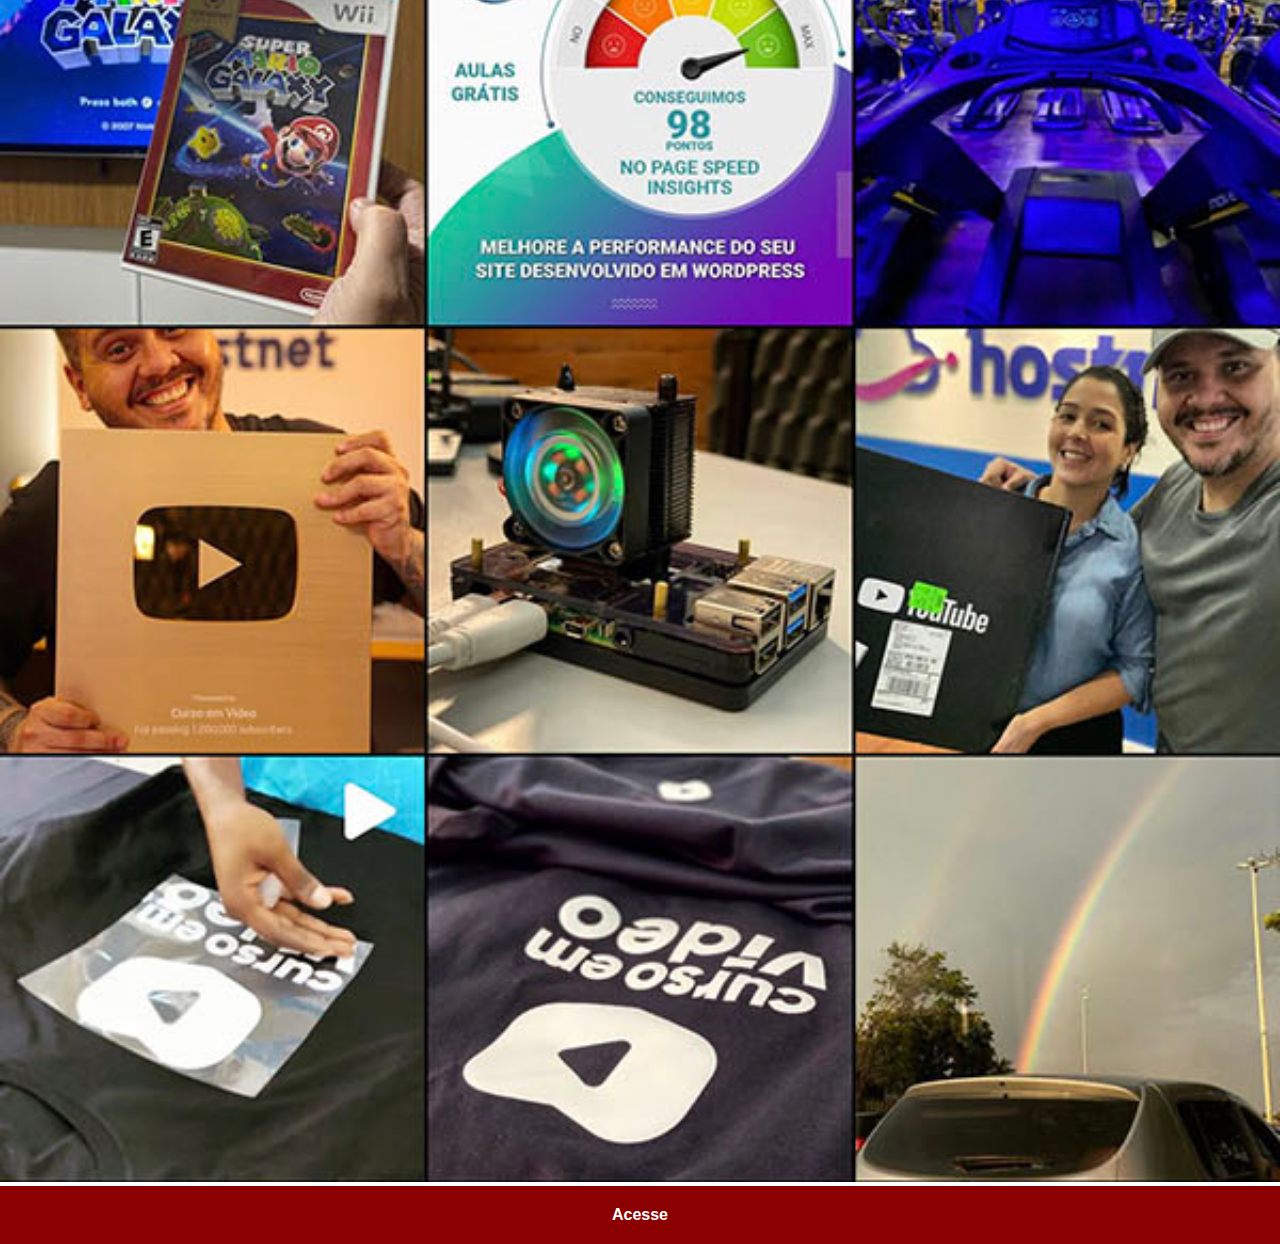
<file: instragram.html>
<!DOCTYPE html>
<html lang="pt-br">
<head>
    <meta charset="UTF-8">
    <meta http-equiv="X-UA-Compatible" content="IE=edge">
    <meta name="viewport" content="width=device-width, initial-scale=1.0">
    <link rel="stylesheet" href="estilos/estilos_paginas.css">
    <title>Instragram</title>
</head>
<body>
    <img src="imagens/tela-instagram.jpg" alt="Instagram">
    <a href="https://gustavoguanabara.github.io/" target="_blank">Acesse</a>
</body>
</html>
</file>
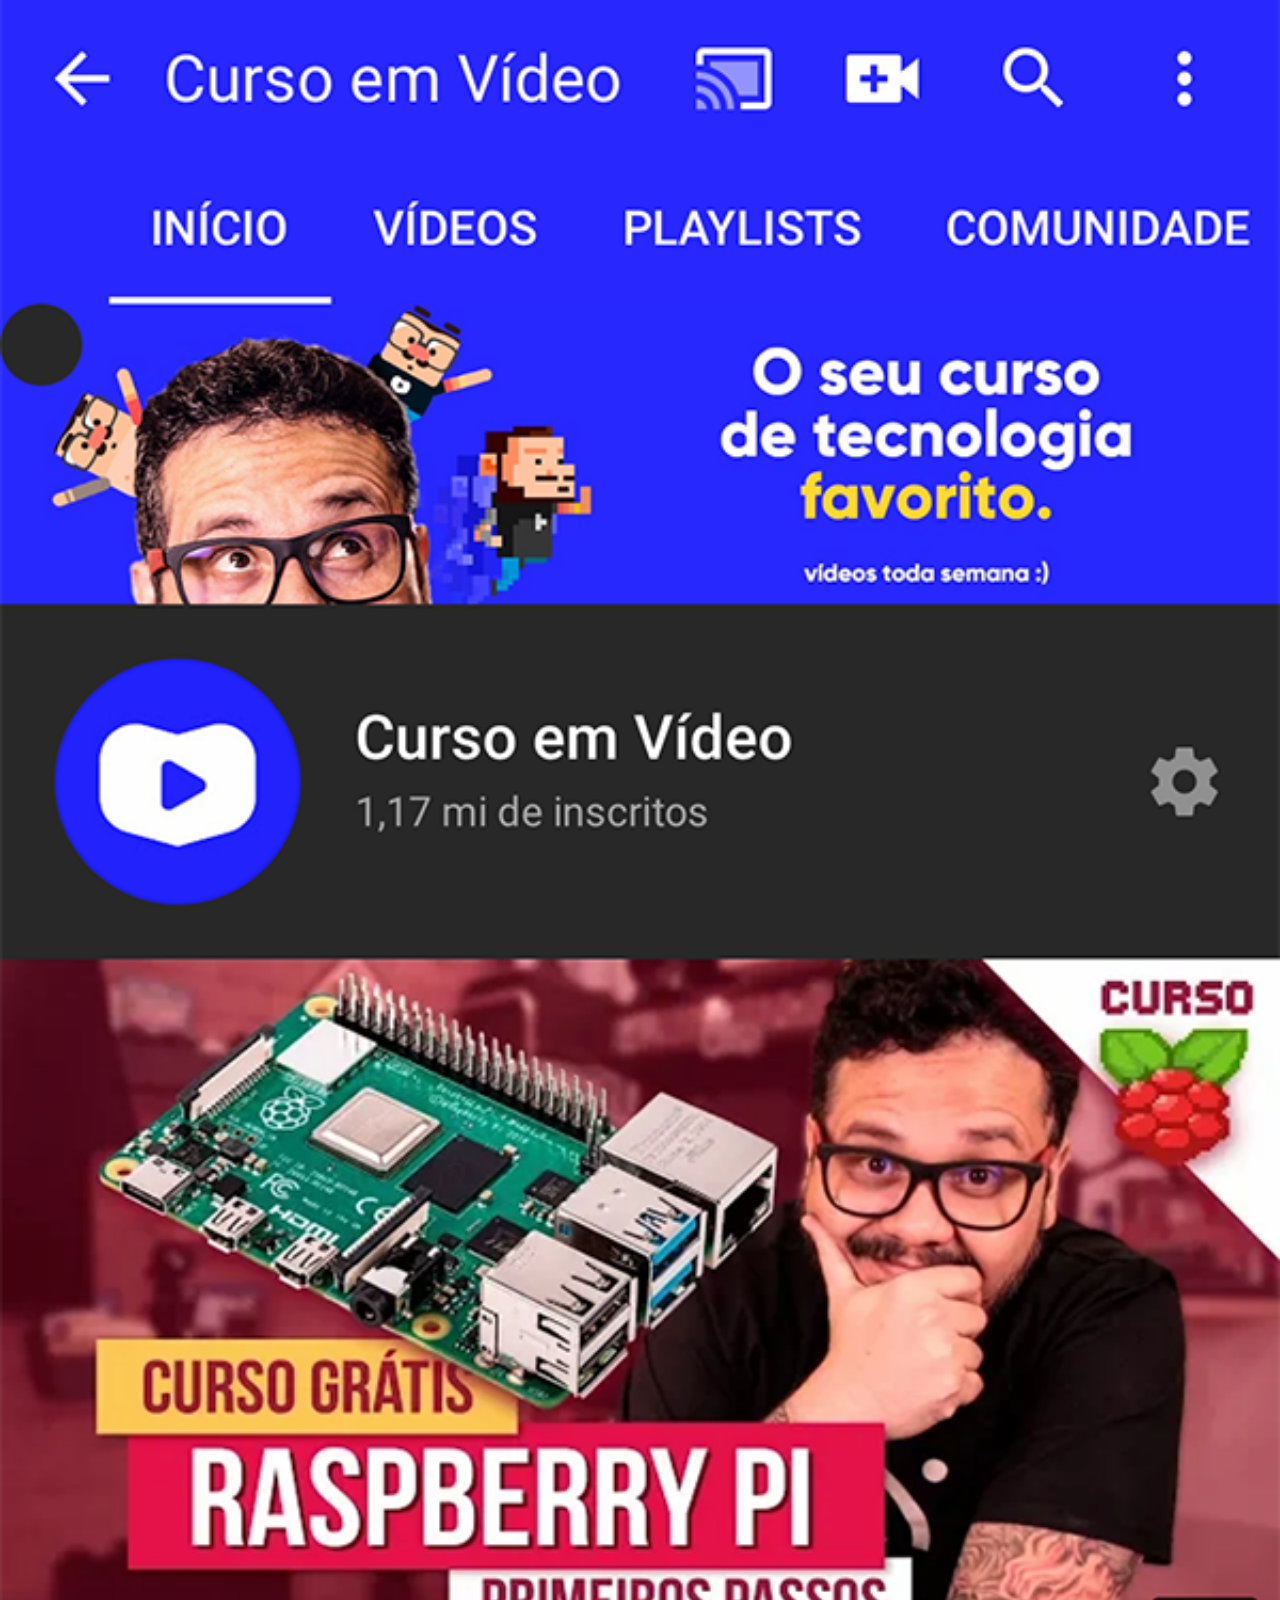
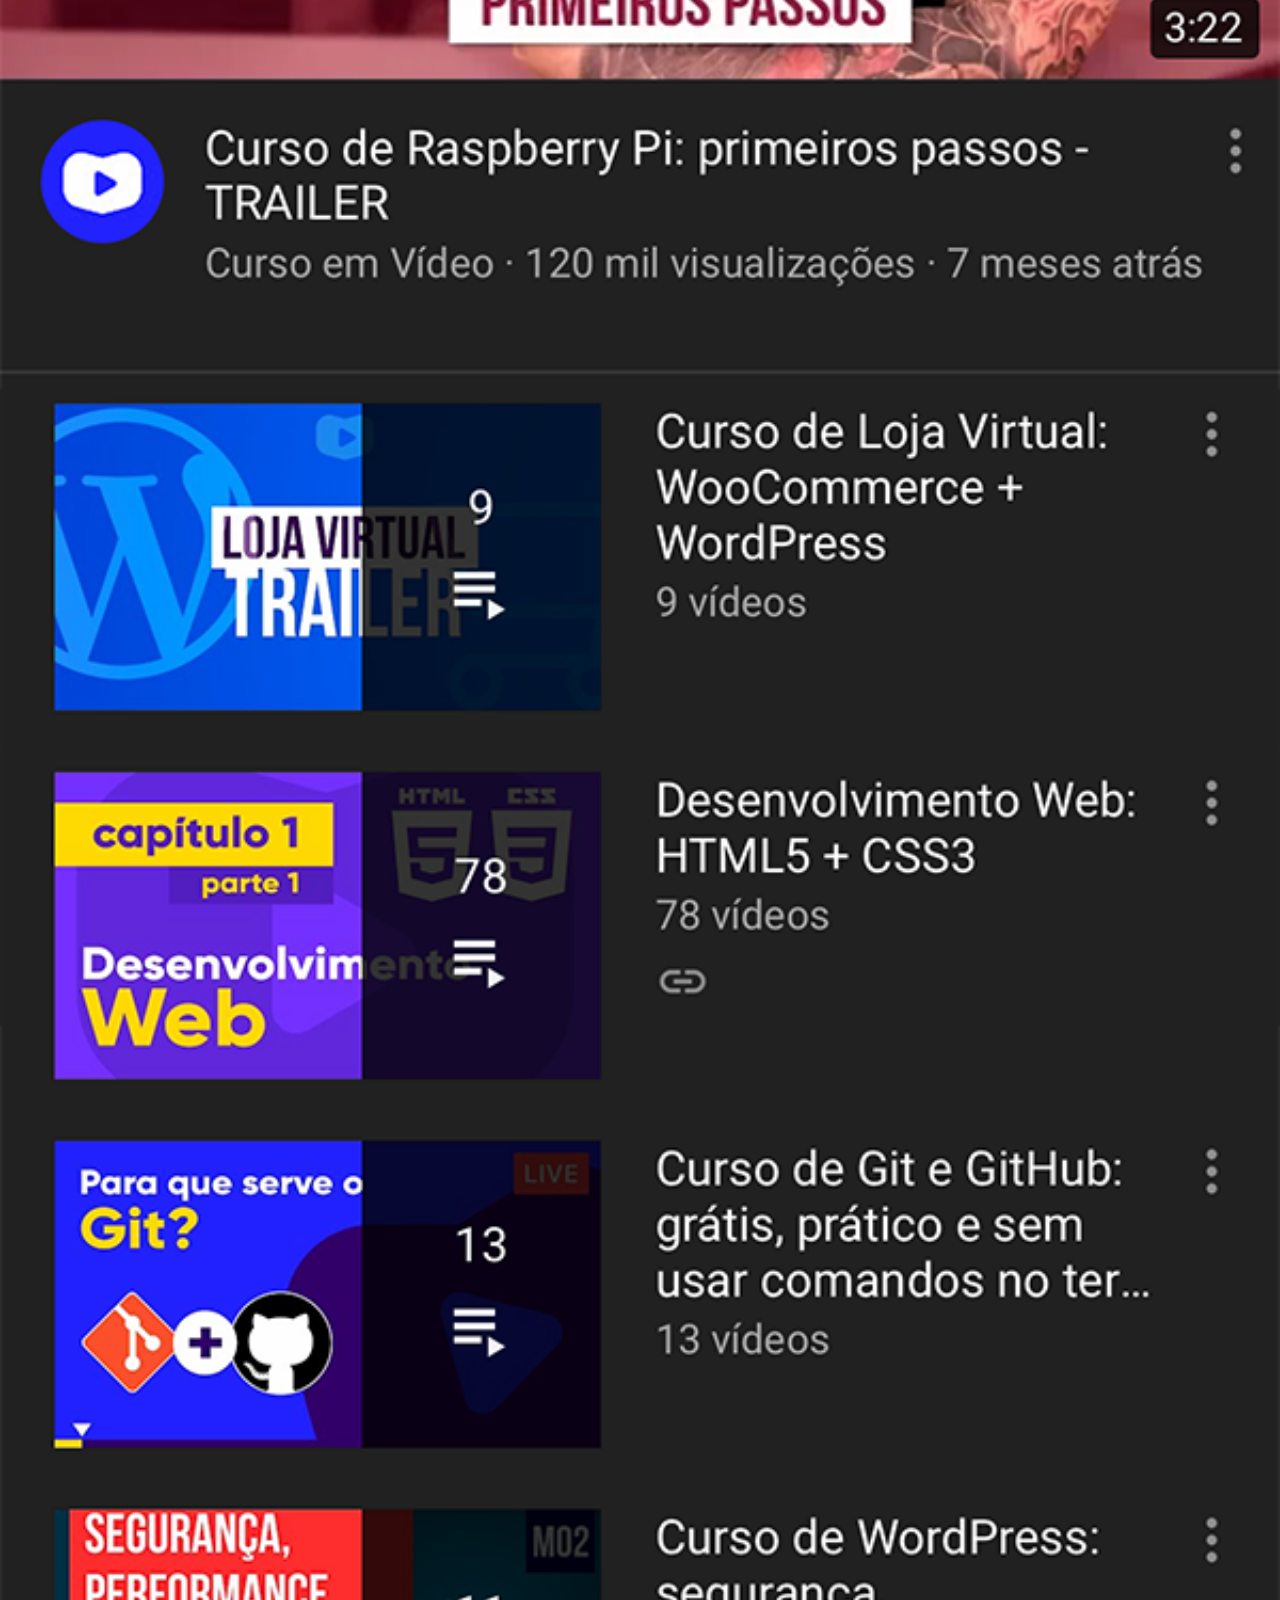
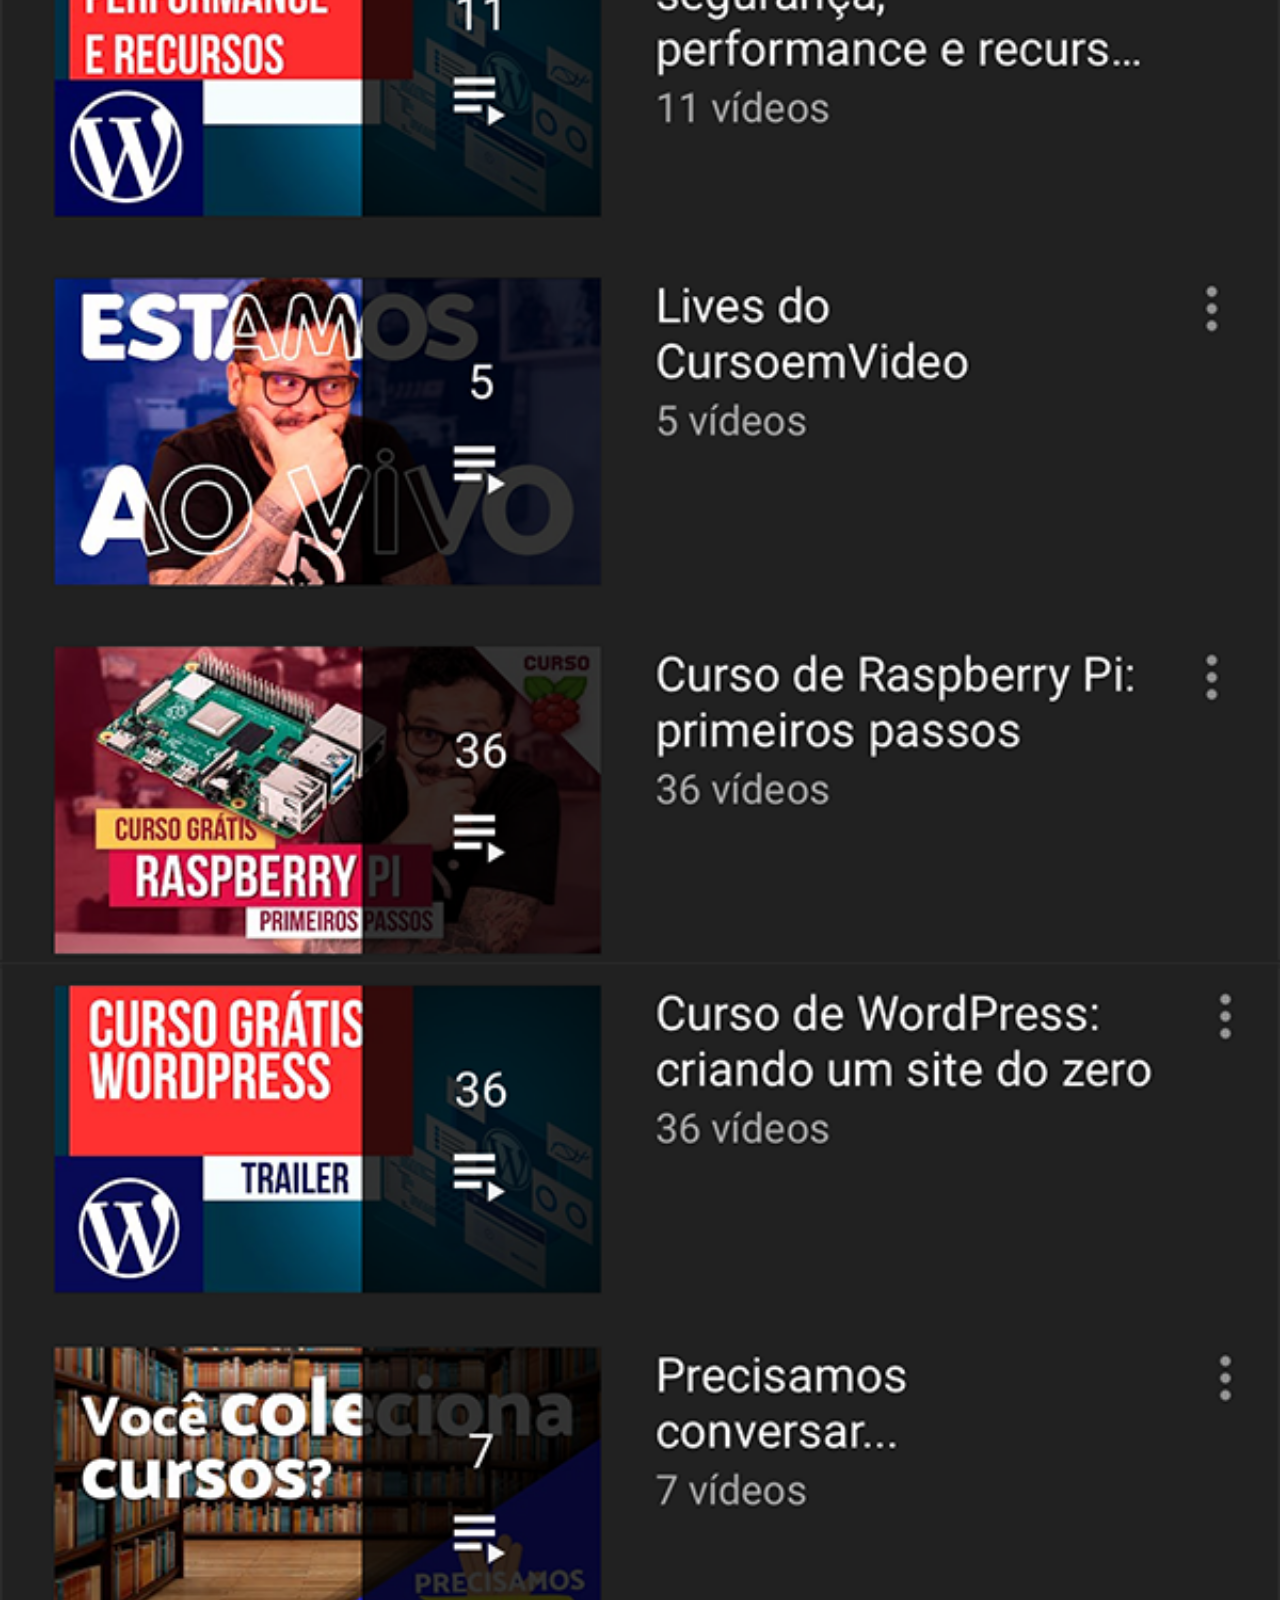
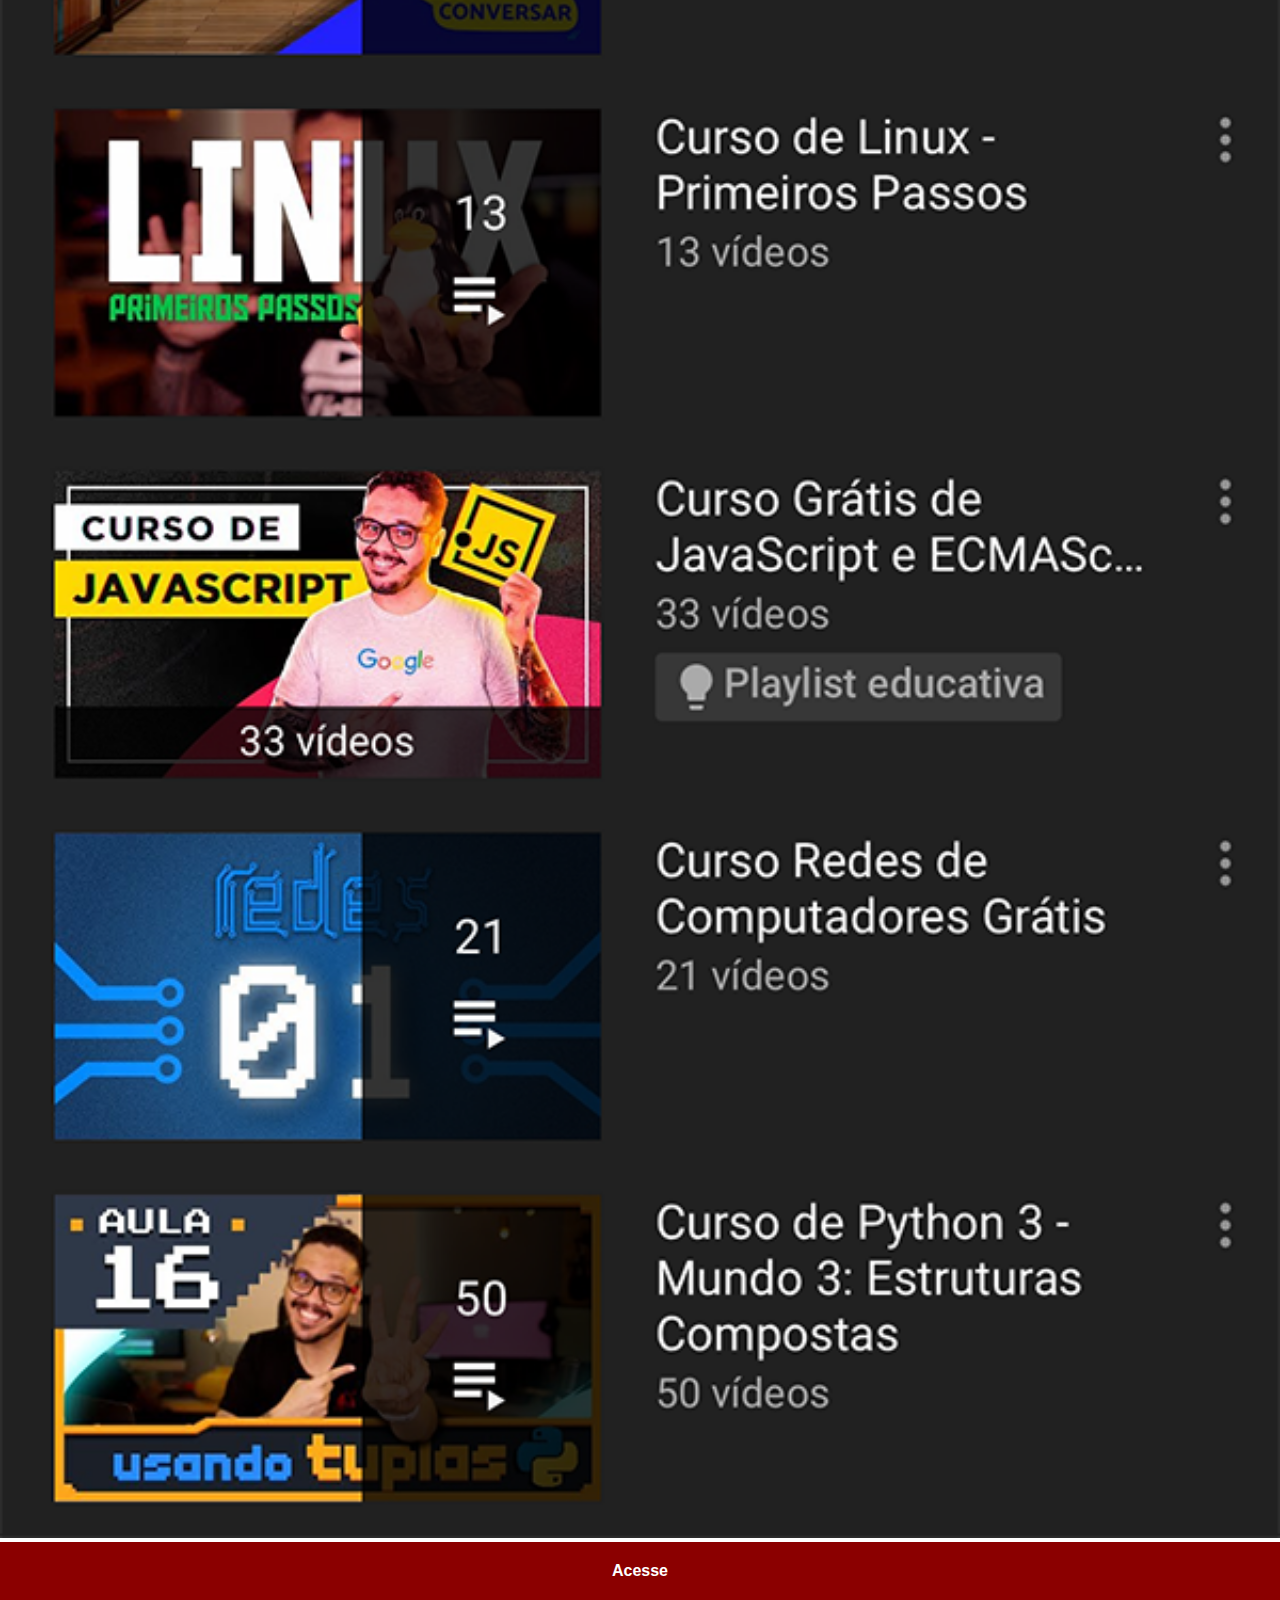
<file: youtube.html>
<!DOCTYPE html>
<html lang="pt-br">
<head>
    <meta charset="UTF-8">
    <meta http-equiv="X-UA-Compatible" content="IE=edge">
    <meta name="viewport" content="width=device-width, initial-scale=1.0">
    <link rel="stylesheet" href="estilos/estilos_paginas.css">
    <title>Youtube</title>
</head>
<body>
    <img src="imagens/tela-youtube.png" alt="Youtube">
    <a href="https://www.youtube.com/@CursoemVideo/playlists" target="_blank">Acesse</a>
</body>
</html>
</file>
<file: estilos/style.css>
@charset "utf-8";

*{
    margin: 0;
    padding: 0;
    box-sizing: border-box;
    font-family: Arial, Helvetica, sans-serif;
}

html, body{
    height: 100vh;
    width: 100vw;
}

body{
    background: url("../imagens/fundo-madeira.jpg");
    background-repeat: no-repeat;
    background-position: top center;
    background-size: cover;
    background-attachment: fixed;
}

main{
    height: 100vh;
    position: relative;
}

section#telefone{
    height: 627px;
    width: 311px;
    position: absolute;
    top: 50%;
    left: 50%;
    transform: translate(-50%, -50%);
    background: url("../imagens/frame-iphone.png");
    background-repeat: no-repeat;
}

iframe#tela{
    position: relative;
    top: 80px;
    left: 22px;
    width: 267px;
    height: 471px;
}

section#redes-sociais a{
    display: block;
    text-align: right;
}

section#redes-sociais img:hover{
    border: 2px solid white;
    transform: translateY(-5px);
    box-shadow: 5px 5px 5px rgba(0, 0, 0, 0.705);
    transition: tranform .3s;
}

section#redes-sociais img{
    width: 50px;
    height: 50px;
    margin: 10px;
    border-radius: 50%;
    box-shadow: 2px 2px 5px rgba(0, 0, 0, 0.336);
}
</file>
<file: estilos/estilos_paginas.css>
@charset "utf-8";

*{
    margin: 0;
    padding: 0;
    box-sizing: border-box;
    font-family: Arial, Helvetica, sans-serif;
}

::-webkit-scrollbar{
    width: 0px;
    height: 0px;
}

img{
   width: 100vw; 
}

a{
    display: block;
    background-color: darkred;
    padding: 20px;
    text-align: center;
    font-weight: bolder;
    text-decoration: none;
    color: white;
}

a:hover{
    background-color: red;
}
</file>
